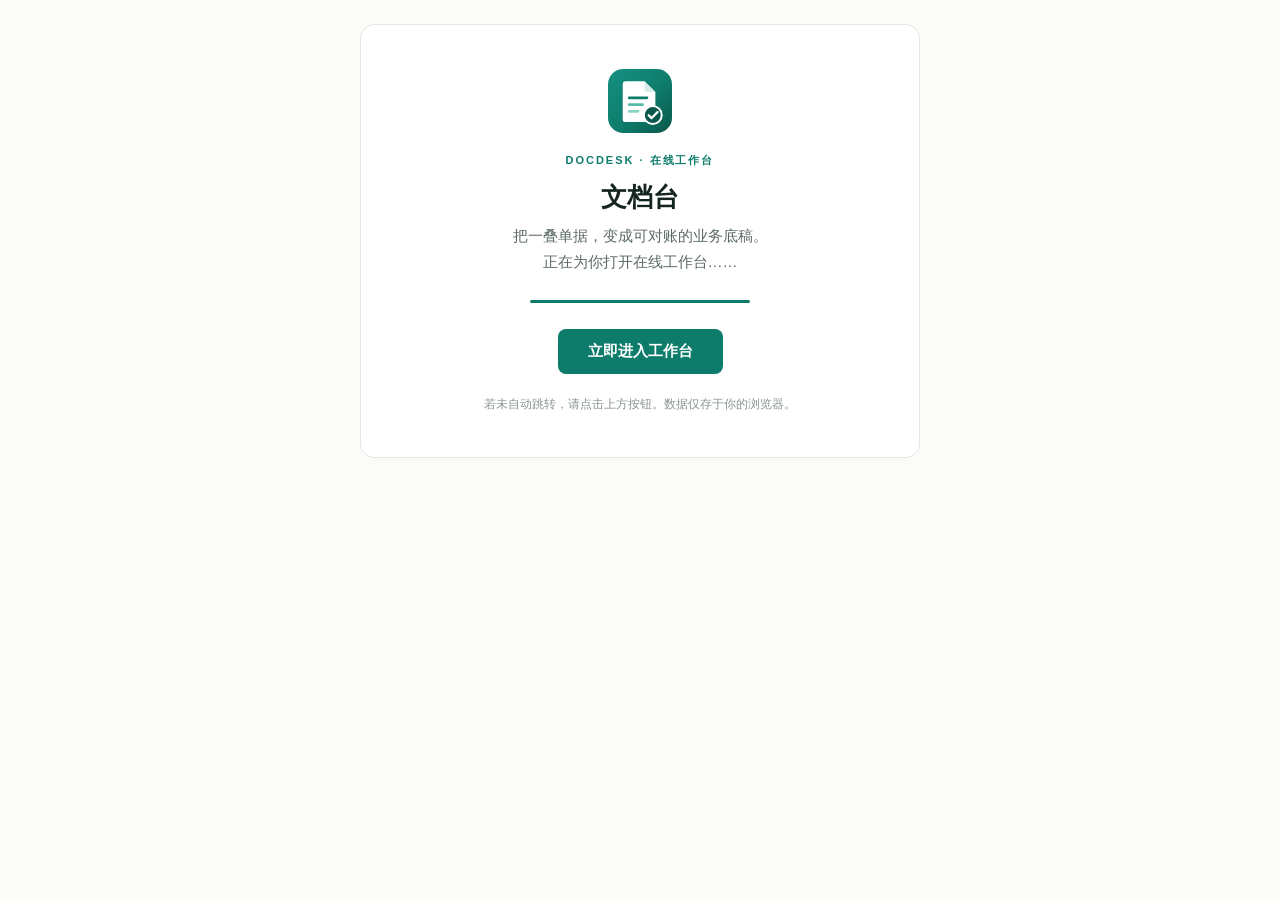
<file: docs/index.html>
<!DOCTYPE html>
<html lang="zh-CN">
<head>
<meta charset="utf-8">
<meta name="viewport" content="width=device-width, initial-scale=1">
<title>文档台 DocDesk · 在线工作台</title>
<link rel="icon" href="data:image/svg+xml,%3Csvg xmlns='http://www.w3.org/2000/svg' viewBox='0 0 100 100'%3E%3Crect width='100' height='100' rx='24' fill='%230E7C6B'/%3E%3Cpath d='M28 19h29l17 17v42H28z' fill='white'/%3E%3Cpath d='M31 43h32v4h-32zm0 10h25v4H31zm0 10h18v4H31z' fill='%230E7C6B'/%3E%3C/svg%3E" type="image/svg+xml">
<style>
  :root { --brand:#0E7C6B; --dark:#0A574B; --soft:#E3F1ED; --ink:#15261F; }
  * { box-sizing:border-box; }
  html,body { margin:0; min-height:100%; }
  body {
    font-family:-apple-system,BlinkMacSystemFont,"Segoe UI","PingFang SC","Microsoft YaHei",sans-serif;
    color:var(--ink); background:#FBFBF8; display:flex; align-items:center; justify-content:center;
    padding:24px;
  }
  .card {
    width:min(560px,100%); background:#fff; border:1px solid #E4E8E5; border-radius:14px;
    padding:44px 40px; text-align:center;
  }
  .mark { width:64px; height:64px; margin:0 auto 20px; display:block; }
  .kicker { font-size:11px; letter-spacing:.18em; color:var(--brand); font-weight:700; text-transform:uppercase; }
  h1 { font-size:26px; margin:12px 0 8px; letter-spacing:-.01em; }
  p { color:#5C6B64; font-size:15px; line-height:1.7; margin:0 0 26px; }
  .btn {
    display:inline-block; background:var(--brand); color:#fff; text-decoration:none;
    font-size:15px; font-weight:600; padding:13px 30px; border-radius:8px;
  }
  .btn:hover { background:var(--dark); }
  .note { margin-top:22px; font-size:12px; color:#8A968F; }
  .bar { height:3px; background:var(--soft); border-radius:2px; overflow:hidden; margin:0 auto 26px; max-width:220px; }
  .bar i { display:block; height:100%; background:var(--brand); width:0; animation:fill 3.2s linear forwards; }
  @keyframes fill { to { width:100%; } }
</style>
</head>
<body>
  <main class="card">
    <svg class="mark" viewBox="0 0 100 100" role="img" aria-label="文档台标志">
      <defs>
        <linearGradient id="g" x1="0" y1="0" x2="1" y2="1"><stop offset="0" stop-color="#159183"/><stop offset=".55" stop-color="#0E7C6B"/><stop offset="1" stop-color="#0A574B"/></linearGradient>
      </defs>
      <rect width="100" height="100" rx="24" fill="url(#g)"/>
      <path d="M28 19h29l17 17v42a5 5 0 0 1-5 5H28a5 5 0 0 1-5-5V24a5 5 0 0 1 5-5z" fill="#fff"/>
      <path d="M57 19l17 17H62a5 5 0 0 1-5-5V19z" fill="#D8ECE7"/>
      <rect x="31" y="43" width="32" height="4.2" rx="2.1" fill="#0E7C6B"/>
      <rect x="31" y="53.5" width="25" height="4.2" rx="2.1" fill="#2FA893" opacity=".8"/>
      <rect x="31" y="64" width="18" height="4.2" rx="2.1" fill="#65C3AF" opacity=".75"/>
      <circle cx="70" cy="72" r="14" fill="#0A574B" stroke="#fff" stroke-width="3"/>
      <path d="M63.5 72.2l4.6 4.6 9.4-9.6" fill="none" stroke="#fff" stroke-width="3.6" stroke-linecap="round" stroke-linejoin="round"/>
    </svg>
    <div class="kicker">DocDesk · 在线工作台</div>
    <h1>文档台</h1>
    <p>把一叠单据，变成可对账的业务底稿。<br>正在为你打开在线工作台……</p>
    <div class="bar"><i></i></div>
    <a class="btn" id="go" href="https://wbapp-unrp1e4dhhyyx844v58dzw.app.workbuddy.host/?sharecode=5MSJEPIRMD">立即进入工作台</a>
    <div class="note">若未自动跳转，请点击上方按钮。数据仅存于你的浏览器。</div>
  </main>
<script>
  // 门面页：3.2 秒后自动跳到 WorkBuddy 代管的工作台
  (function () {
    var url = document.getElementById("go").href;
    setTimeout(function () { window.location.replace(url); }, 3200);
  })();
</script>
</body>
</html>
</file>
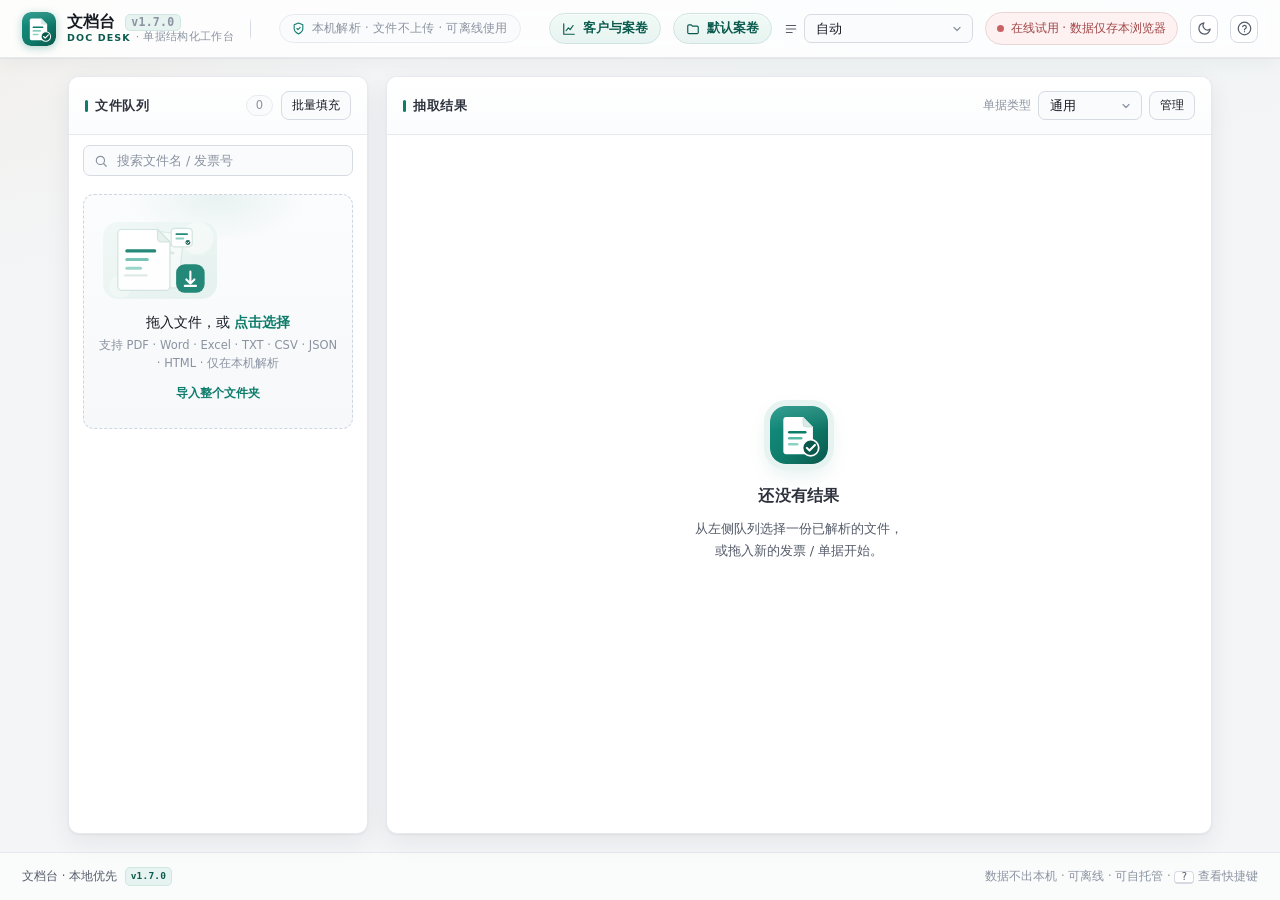
<file: static/index.html>
<!DOCTYPE html>
<html lang="zh-CN">
<head>
  <meta charset="UTF-8" />
  <meta name="viewport" content="width=device-width, initial-scale=1.0" />
  <meta name="description" content="本地优先的发票 / 单据 / 票据结构化工作台 · 数据不出本机" />
  <title>文档台 · 单据结构化工作台</title>
  <link rel="icon" type="image/svg+xml" href="brand/favicon.svg" />
  <link rel="apple-touch-icon" href="brand/favicon-256.png" />
  <meta name="theme-color" content="#0E7C6B" />
  <link rel="stylesheet" href="style.css" />
  <script>
    // 尽早应用主题，避免深色偏好下先闪一下白屏
    try {
      var t = localStorage.getItem("docdesk_theme_v1");
      if (t === "dark" || t === "light") document.documentElement.setAttribute("data-theme", t);
    } catch (e) {}
  </script>
</head>
<body>
  <div class="app">
    <header class="topbar">
      <div class="brand">
        <div class="mark"><img src="brand/logo-mark.svg" alt="文档台" width="34" height="34" /></div>
        <div class="brand-txt">
          <strong>文档台 <span class="ver" data-app-version>v1.2.0</span></strong>
          <span class="brand-sub"><b>DOC DESK</b> · 单据结构化工作台</span>
        </div>
      </div>
      <div class="topbar-mid">
        <svg viewBox="0 0 24 24" width="13" height="13" fill="none" stroke="currentColor" stroke-width="2" stroke-linecap="round" stroke-linejoin="round"><path d="M12 22s8-4 8-10V5l-8-3-8 3v7c0 6 8 10 8 10z"/><path d="m9 12 2 2 4-4"/></svg>
        <span>本机解析 · 文件不上传 · 可离线使用</span>
      </div>
      <div class="topbar-right">
        <button id="ops-btn" class="case-chip" type="button" title="客户 / 案卷 / 对账经营看板" aria-label="客户与案卷经营">
          <svg viewBox="0 0 24 24" width="14" height="14" fill="none" stroke="currentColor" stroke-width="2" stroke-linecap="round" stroke-linejoin="round"><path d="M3 3v18h18"/><path d="M7 15l4-5 3 3 5-7"/></svg>
          <span>客户与案卷</span>
        </button>
        <button id="case-btn" class="case-chip" type="button" title="案卷 / 交付设置" aria-label="案卷设置">
          <svg viewBox="0 0 24 24" width="14" height="14" fill="none" stroke="currentColor" stroke-width="2" stroke-linecap="round" stroke-linejoin="round"><path d="M3 7a2 2 0 0 1 2-2h4l2 2h8a2 2 0 0 1 2 2v9a2 2 0 0 1-2 2H5a2 2 0 0 1-2-2z"/></svg>
          <span id="case-label">默认案卷</span>
        </button>
        <div class="mode">
          <svg viewBox="0 0 24 24" width="14" height="14" fill="none" stroke="currentColor" stroke-width="2" stroke-linecap="round" stroke-linejoin="round"><path d="M4 6h16M4 12h16M4 18h10"/></svg>
          <select id="mode" aria-label="解析模式">
            <option value="auto">自动</option>
            <option value="rules">标准解析</option>
            <option value="llm">深度解析（本地引擎）</option>
          </select>
        </div>
        <span class="status-chip" id="status-chip" title="工作区自动落盘到本机磁盘"><i></i><span id="status-text">本地运行</span></span>
        <button id="theme-btn" class="help-btn theme-btn" type="button" title="切换深色 / 浅色主题" aria-label="切换主题">
          <svg class="ico-moon" viewBox="0 0 24 24" width="15" height="15" fill="none" stroke="currentColor" stroke-width="2" stroke-linecap="round" stroke-linejoin="round"><path d="M21 12.8A9 9 0 1 1 11.2 3a7 7 0 0 0 9.8 9.8z"/></svg>
          <svg class="ico-sun" viewBox="0 0 24 24" width="15" height="15" fill="none" stroke="currentColor" stroke-width="2" stroke-linecap="round" stroke-linejoin="round"><circle cx="12" cy="12" r="4"/><path d="M12 2v2M12 20v2M4.9 4.9l1.4 1.4M17.7 17.7l1.4 1.4M2 12h2M20 12h2M4.9 19.1l1.4-1.4M17.7 6.3l1.4-1.4"/></svg>
        </button>
        <button id="help-btn" class="help-btn" type="button" title="帮助与快捷键 (?)" aria-label="帮助与快捷键">
          <svg viewBox="0 0 24 24" width="15" height="15" fill="none" stroke="currentColor" stroke-width="2" stroke-linecap="round" stroke-linejoin="round"><circle cx="12" cy="12" r="10"/><path d="M9.1 9a3 3 0 0 1 5.8 1c0 2-3 2.5-3 4"/><path d="M12 17h.01"/></svg>
        </button>
      </div>
    </header>

    <div id="banner" class="banner" hidden>
      <svg viewBox="0 0 24 24" width="16" height="16" fill="none" stroke="currentColor" stroke-width="2" stroke-linecap="round" stroke-linejoin="round"><circle cx="12" cy="12" r="10"/><path d="M12 8v4M12 16h.01"/></svg>
      <span id="banner-txt">预览模式：启动本地服务后可解析真实文件。</span>
    </div>

    <main class="workspace">
      <section class="pane left">
        <div class="pane-head">
          <h2>文件队列</h2>
          <div class="head-actions">
            <span id="queue-count" class="count">0</span>
            <button id="batch-btn" class="btn ghost xs" title="给多份单据批量补录同一字段" type="button">批量填充</button>
            <button id="clear-history" class="btn ghost xs" hidden>清空历史</button>
          </div>
        </div>
        <div class="pane-tools">
          <div class="search-box">
            <svg viewBox="0 0 24 24" width="14" height="14" fill="none" stroke="currentColor" stroke-width="2" stroke-linecap="round" stroke-linejoin="round"><circle cx="11" cy="11" r="7"/><path d="m21 21-4.3-4.3"/></svg>
            <input id="search" type="search" placeholder="搜索文件名 / 发票号" aria-label="搜索" autocomplete="off" />
          </div>
        </div>
          <div id="dropzone" class="dropzone">
          <input type="file" id="file" multiple hidden accept=".pdf,.txt,.md,.docx,.xlsx,.xlsm,.csv,.json,.html,.htm,.doc,.xls,.png,.jpg,.jpeg,.bmp,.webp" />
          <input type="file" id="folder" webkitdirectory directory multiple hidden />
          <div class="dz-illu"><img src="brand/illustration-docs.svg" alt="单据转为结构化数据" width="124" height="87" /></div>
          <p class="dz-title">拖入文件，或 <span class="link">点击选择</span></p>
          <p class="dz-sub">支持 PDF · Word · Excel · TXT · CSV · JSON · HTML · 仅在本机解析</p>
          <button id="import-folder" type="button" class="link folder-link">导入整个文件夹</button>
        </div>
        <ul id="queue" class="queue"></ul>
      </section>

      <section class="pane right">
        <div class="pane-head">
          <h2>抽取结果</h2>
          <div class="head-actions">
            <div class="tpl">
              <span class="tpl-label">单据类型</span>
              <select id="template" aria-label="单据类型模板">
                <option value="general">通用</option>
                <option value="vat">增值税发票</option>
                <option value="receipt">收据</option>
                <option value="reimbursement">报销单</option>
              </select>
              <button id="tpl-manage" class="btn ghost xs" title="管理自定义模板">管理</button>
            </div>
            <button id="summary-btn" class="btn ghost xs" hidden>汇总</button>
            <button id="export-all" class="btn ghost xs" hidden>合并导出</button>
          </div>
        </div>
        <div class="result-area">
          <div id="empty" class="empty">
            <img class="empty-logo" src="brand/logo-mark.svg" alt="" width="58" height="58" />
            <h3>还没有结果</h3>
            <p>从左侧队列选择一份已解析的文件，<br/>或拖入新的发票 / 单据开始。</p>
          </div>

          <div id="skeleton" class="skeleton-view" hidden>
            <div class="sk-row"><span class="sk sk-w40"></span></div>
            <div class="sk-row"><span class="sk sk-w70"></span></div>
            <div class="sk-row"><span class="sk sk-w55"></span></div>
            <div class="sk-row"><span class="sk sk-w80"></span></div>
            <div class="sk-row"><span class="sk sk-w60"></span></div>
          </div>

          <div id="result" class="result" hidden>
            <div class="result-head">
              <div class="rh-main">
                <span class="rh-file-ico" id="r-file-ico"><svg viewBox="0 0 24 24" width="20" height="20" fill="none" stroke="currentColor" stroke-width="1.8" stroke-linecap="round" stroke-linejoin="round"><path d="M14 2H6a2 2 0 0 0-2 2v16a2 2 0 0 0 2 2h12a2 2 0 0 0 2-2V8z"/><path d="M14 2v6h6M9 13h6M9 17h4"/></svg></span>
                <div class="rh-id">
                  <div class="rh-line">
                    <span id="r-name" class="r-name"></span>
                    <span id="r-type" class="tag"></span>
                  </div>
                  <div class="rh-meta" id="r-meta"></div>
                </div>
              </div>
              <div class="rh-right">
                <div class="view-toggle" id="view-toggle" role="tablist" aria-label="视图切换">
                  <button type="button" data-view="fields" class="active" role="tab">字段表</button>
                  <button type="button" data-view="verify" role="tab">原文对照</button>
                </div>
                <button id="review-btn" class="btn ghost review-btn" type="button" title="标记当前单据已人工复核">标记复核</button>
                <button id="reparse" class="btn ghost">重新解析</button>
              </div>
            </div>

            <div id="result-warn" class="result-warn" hidden></div>

            <div class="summary" id="summary">
              <div class="sm">
                <span class="sm-ico sm-fields"><svg viewBox="0 0 24 24" width="15" height="15" fill="none" stroke="currentColor" stroke-width="2" stroke-linecap="round" stroke-linejoin="round"><path d="M14 2H6a2 2 0 0 0-2 2v16a2 2 0 0 0 2 2h12a2 2 0 0 0 2-2V8z"/><path d="M14 2v6h6M9 13h6M9 17h4"/></svg></span>
                <div class="sm-txt"><span class="sm-num" id="sm-fields">0</span><label>抽取字段</label></div>
              </div>
              <div class="sm">
                <span class="sm-ico sm-li"><svg viewBox="0 0 24 24" width="15" height="15" fill="none" stroke="currentColor" stroke-width="2" stroke-linecap="round" stroke-linejoin="round"><path d="M8 6h13M8 12h13M8 18h13M3 6h.01M3 12h.01M3 18h.01"/></svg></span>
                <div class="sm-txt"><span class="sm-num" id="sm-li">0</span><label>明细行</label></div>
              </div>
              <div class="sm">
                <span class="sm-ico sm-amount"><svg viewBox="0 0 24 24" width="15" height="15" fill="none" stroke="currentColor" stroke-width="2" stroke-linecap="round" stroke-linejoin="round"><path d="M12 3v18M7 8l5 6 5-6M8 13h8M8 17h8"/></svg></span>
                <div class="sm-txt"><span class="sm-num" id="sm-amount">—</span><label>总金额</label></div>
              </div>
              <div class="sm ring accent">
                <span class="sm-ring" id="sm-quality-ring"><i></i></span>
                <div class="sm-txt"><span class="sm-num" id="sm-quality">0%</span><label>数据完整度</label></div>
              </div>
            </div>

            <div class="tables" id="tables">
              <div class="block">
                <h3 class="block-title">字段 <span class="bh-count" id="bh-fields">0</span>
                  <label class="block-tools low-only" title="只看置信度低于 85% 及待补录的字段">
                    <input type="checkbox" id="low-only" /><span>仅看待复核</span>
                  </label>
                </h3>
                <div class="table-wrap">
                  <table id="fields-table">
                    <thead><tr><th class="ci"></th><th>字段</th><th>值</th><th class="cc">置信度</th></tr></thead>
                    <tbody></tbody>
                  </table>
                </div>
              </div>
              <div class="block" id="li-block" hidden>
                <h3 class="block-title">明细行 <span class="bh-count" id="bh-li">0</span></h3>
                <div class="table-wrap">
                  <table id="li-table">
                    <thead><tr><th>名称</th><th class="num">数量</th><th class="num">单价</th><th class="num">金额</th></tr></thead>
                    <tbody></tbody>
                    <tfoot id="li-foot"></tfoot>
                  </table>
                </div>
              </div>

              <div class="block" id="checks-block" hidden>
                <h3 class="block-title">数据校验 <span class="bh-count" id="bh-checks">0</span> <span class="muted vmuted">自动核对金额与税额一致性</span>
                  <span class="block-tools">
                    <button type="button" class="btn ghost xs" id="checks-copy">复制异常</button>
                    <button type="button" class="btn ghost xs" id="checks-export">导出异常清单</button>
                  </span>
                </h3>
                <div id="checks-list" class="checks-list"></div>
              </div>
            </div>

            <div id="verify" class="verify" hidden>
              <div class="block-title">
                原文对照 <span class="bh-count" id="bh-verify">0</span>
                <span class="muted vmuted">点击字段定位原文 · 点击原文反查字段</span>
              </div>
              <div id="page-tabs" class="page-tabs" hidden></div>
              <div class="verify-grid">
                <div class="v-src-wrap">
                  <div class="v-src" id="v-src"></div>
                </div>
                <div class="v-map" id="v-map"></div>
              </div>
            </div>

            <div class="actions-bar">
              <span class="ab-label"><svg viewBox="0 0 24 24" width="14" height="14" fill="none" stroke="currentColor" stroke-width="2" stroke-linecap="round" stroke-linejoin="round"><path d="M21 15v4a2 2 0 0 1-2 2H5a2 2 0 0 1-2-2v-4M7 10l5 5 5-5M12 15V3"/></svg>导出与复制</span>
              <div class="actions">
                <button class="btn primary" data-act="copy-table">复制为表格</button>
                <button class="btn" data-act="csv">导出 CSV</button>
                <button class="btn" data-act="xlsx">导出 Excel</button>
                <button class="btn" data-act="json">导出 JSON</button>
                <button class="btn" data-act="copy">复制 JSON</button>
                <button class="btn" data-act="report">核对报告</button>
                <button class="btn" data-act="voucher">记账凭证</button>
                <button class="btn" data-act="export-map">客户模板导出</button>
                <button class="btn primary" data-act="package">交付包 ZIP</button>
              </div>
            </div>
          </div>
        </div>
      </section>
    </main>

    <footer class="foot">
      <span>文档台 · 本地优先 <span class="ver" data-app-version>v1.2.0</span></span>
      <span class="muted">数据不出本机 · 可离线 · 可自托管 · <kbd class="kbd-inline">?</kbd> 查看快捷键</span>
    </footer>
  </div>

  <!-- 模板管理弹窗 -->
  <div id="tpl-modal" class="modal" hidden>
    <div class="modal-mask"></div>
    <div class="modal-card" role="dialog" aria-modal="true" aria-label="管理模板">
      <div class="modal-head">
        <h3>字段模板</h3>
        <button class="modal-x" data-close="tpl-modal" aria-label="关闭">×</button>
      </div>
      <div class="modal-body">
        <div class="tpl-list" id="tpl-list"></div>
        <div class="tpl-add">
          <div class="tpl-add-row">
            <input id="tpl-name" class="inp" placeholder="新模板名称，如「物流运单」" />
            <button id="tpl-add-btn" class="btn primary xs">新增</button>
          </div>
          <textarea id="tpl-fields" class="inp area" rows="3" placeholder="每行一个字段，如：&#10;运单号&#10;发货方&#10;收货方&#10;运费"></textarea>
          <p class="muted tpl-hint">新增后可在「单据类型」下拉中选用，并自动对齐解析结果。</p>
        </div>
      </div>
    </div>
  </div>

  <!-- 批量汇总弹窗 -->
  <div id="summary-modal" class="modal" hidden>
    <div class="modal-mask"></div>
    <div class="modal-card" role="dialog" aria-modal="true" aria-label="批量汇总">
      <div class="modal-head">
        <h3>批量汇总</h3>
        <button class="modal-x" data-close="summary-modal" aria-label="关闭">×</button>
      </div>
      <div class="modal-body" id="summary-body"></div>
    </div>
  </div>

  <!-- 案卷 / 交付设置弹窗 -->
  <div id="case-modal" class="modal" hidden>
    <div class="modal-mask"></div>
    <div class="modal-card" role="dialog" aria-modal="true" aria-label="案卷设置">
      <div class="modal-head">
        <h3>案卷与交付设置</h3>
        <button class="modal-x" data-close="case-modal" aria-label="关闭">×</button>
      </div>
      <div class="modal-body">
        <p class="muted case-intro">案卷信息会写入 Excel「交付信息」表、核对报告与交付包，便于按客户 / 会计期间归档交付。</p>
        <div class="case-grid">
          <label class="case-field"><span>案卷名称</span><input id="case-name" class="inp" placeholder="如：2026年11月 · 华东制造发票" /></label>
          <label class="case-field"><span>会计期间</span><input id="case-period" class="inp" type="month" /></label>
          <label class="case-field"><span>我方主体（购买方）</span><input id="case-entity" class="inp" placeholder="如：苏州某某科技有限公司" /></label>
          <label class="case-field"><span>我方税号</span><input id="case-taxid" class="inp" placeholder="统一社会信用代码" /></label>
          <label class="case-field"><span>复核人</span><input id="case-reviewer" class="inp" placeholder="如：张会计" /></label>
          <label class="case-field"><span>备注</span><input id="case-note" class="inp" placeholder="交付说明 / 内部编号" /></label>
        </div>
        <div class="case-actions">
          <button id="case-save" class="btn primary xs" type="button">保存案卷</button>
          <span class="muted">保存后立即生效，已有结果无需重新解析。</span>
        </div>

        <div class="case-sec">
          <h4>工作区备份</h4>
          <p class="muted">一键导出全部结果、模板与设置；换机或清空浏览器后可恢复。</p>
          <div class="case-row">
            <button id="backup-export" class="btn xs" type="button">导出工作区 JSON</button>
            <button id="backup-import-btn" class="btn xs" type="button">导入工作区</button>
            <input id="backup-import" type="file" accept="application/json,.json" hidden />
          </div>
        </div>

        <div class="case-sec">
          <h4>本机磁盘工作区 <span id="ws-state" class="count">—</span></h4>
          <p class="muted">结果与留痕自动落盘到 <code>data/workspace.db</code>：清空浏览器缓存、换浏览器都能接续。快照记录时间点，改错后可一键回滚。</p>
          <div class="case-row">
            <input id="snap-name" class="inp" placeholder="快照名称（可留空）" aria-label="快照名称" />
            <button id="snap-create" class="btn primary xs" type="button">创建快照</button>
            <button id="snap-refresh" class="btn ghost xs" type="button">刷新</button>
          </div>
          <div id="snap-meta" class="snap-meta"></div>
          <div id="snap-list" class="snap-list"></div>
        </div>

        <div class="case-sec">
          <h4>人工修正留痕 <span id="audit-count" class="count">0</span></h4>
          <p class="muted">每次字段 / 明细修改都会记录时间、原值与新值，并写入导出底稿。</p>
          <div class="case-row">
            <button id="audit-export" class="btn xs" type="button">导出修正记录 CSV</button>
            <button id="audit-clear" class="btn ghost xs" type="button">清空记录</button>
          </div>
          <div id="audit-list" class="audit-list"></div>
        </div>
      </div>
    </div>
  </div>

  <!-- 核对报告预览弹窗 -->
  <div id="report-modal" class="modal" hidden>
    <div class="modal-mask"></div>
    <div class="modal-card help-card" role="dialog" aria-modal="true" aria-label="核对报告">
      <div class="modal-head">
        <h3>核对报告 · A4 可打印</h3>
        <button class="modal-x" data-close="report-modal" aria-label="关闭">×</button>
      </div>
      <div class="modal-body">
        <div class="case-actions report-actions">
          <button id="report-print" class="btn primary xs" type="button">打印 / 另存为 PDF</button>
          <button id="report-txt" class="btn xs" type="button">导出 TXT</button>
          <span class="muted">打印时自动隐藏工作台界面，仅输出报告正文。</span>
        </div>
        <div id="report-body" class="report-preview"></div>
      </div>
    </div>
  </div>

  <!-- 记账凭证弹窗 -->
  <div id="voucher-modal" class="modal" hidden>
    <div class="modal-mask"></div>
    <div class="modal-card help-card" role="dialog" aria-modal="true" aria-label="记账凭证">
      <div class="modal-head">
        <h3>记账凭证 · 对接财务软件</h3>
        <button class="modal-x" data-close="voucher-modal" aria-label="关闭">×</button>
      </div>
      <div class="modal-body">
        <p class="muted case-intro">按「借费用 / 借进项税 / 贷往来」生成借贷凭证，服务端自动校验借贷平衡。科目名称可改成客户账套里的实际设置。</p>
        <div class="case-grid">
          <label class="case-field"><span>费用 / 采购科目</span><input id="v-expense" class="inp" value="管理费用" /></label>
          <label class="case-field"><span>费用科目编码</span><input id="v-expense-code" class="inp" placeholder="如 6602（可留空）" /></label>
          <label class="case-field"><span>进项税科目</span><input id="v-tax" class="inp" value="应交税费—应交增值税（进项税额）" /></label>
          <label class="case-field"><span>进项税编码</span><input id="v-tax-code" class="inp" placeholder="如 222101（可留空）" /></label>
          <label class="case-field"><span>往来科目</span><input id="v-payable" class="inp" value="应付账款" /></label>
          <label class="case-field"><span>往来科目编码</span><input id="v-payable-code" class="inp" placeholder="如 2202（可留空）" /></label>
          <label class="case-field"><span>凭证日期（留空取单据日期）</span><input id="v-date" class="inp" type="date" /></label>
          <label class="case-field"><span>摘要模板</span><input id="v-memo" class="inp" value="{销售方} {发票号}" /></label>
          <label class="case-field"><span>输出格式</span><select id="v-format" class="inp"><option value="general">通用凭证 CSV</option><option value="yonyou">用友列头</option><option value="kingdee">金蝶列头</option></select></label>
          <label class="case-field"><span>凭证字</span><input id="v-word" class="inp" value="记" /></label>
          <label class="case-field"><span>制单人</span><input id="v-maker" class="inp" placeholder="可留空" /></label>
        </div>
        <div class="case-sec">
          <h4>科目方案 · 按关键词自动匹配科目</h4>
          <div class="v-scheme-bar">
            <select id="v-scheme" class="inp"></select>
            <button id="v-scheme-new" class="btn ghost xs" type="button">新建方案</button>
            <button id="v-scheme-save" class="btn xs" type="button" hidden>保存方案</button>
            <button id="v-scheme-del" class="btn ghost xs" type="button" hidden>删除</button>
          </div>
          <div id="v-scheme-detail" hidden>
            <div class="case-row"><label class="case-field"><span>方案名称</span><input id="v-scheme-name" class="inp" placeholder="如：太湖高尔夫账套" /></label></div>
            <div id="v-rules" class="v-rules"></div>
            <datalist id="v-account-codes"></datalist>
            <datalist id="v-account-names"></datalist>
            <div class="case-row v-rule-actions">
              <button id="v-rule-add" class="btn ghost xs" type="button">＋ 添加规则</button>
              <label class="btn ghost xs" for="v-rule-import">导入规则 CSV</label>
              <input type="file" id="v-rule-import" accept=".csv,.txt" hidden />
              <button id="v-rule-export" class="btn ghost xs" type="button">导出规则 CSV</button>
            </div>
            <div class="case-row v-rule-actions">
              <label class="btn ghost xs" for="v-chart-import">导入科目表 CSV</label>
              <input type="file" id="v-chart-import" accept=".csv,.txt" hidden />
              <button id="v-chart-auto" class="btn xs" type="button">从科目表生成规则</button>
              <span id="v-chart-info" class="muted">未导入科目表</span>
            </div>
            <p class="muted case-intro">规则按「明细名称 / 文件名 / 往来单位包含关键词」匹配：费用科目规则替换借方科目，往来科目规则替换贷方科目；首个命中生效。CSV 表头：关键词,范围,科目编码,科目名称。</p>
            <p class="muted case-intro">科目表可直接吃财务软件导出的 CSV（UTF-8 / GBK 自动识别，需「科目编码 / 科目名称」两列）；科目名称如「管理费用—物业费」，末段自动作关键词，含「应付」自动判为往来科目。编码与名称输入支持自动补全与联动。</p>
          </div>
        </div>
        <div class="case-row voucher-actions">
          <label class="chk"><input type="checkbox" id="v-reviewed" /> 仅已复核单据</label>
          <button id="v-preview" class="btn xs" type="button">预览凭证</button>
          <button id="v-export" class="btn primary xs" type="button">导出凭证 CSV</button>
        </div>
        <div id="v-summary" class="v-summary"></div>
        <div id="v-preview-box" class="voucher-preview" hidden></div>
      </div>
    </div>
  </div>

  <!-- 客户模板导出弹窗 -->
  <div id="export-map-modal" class="modal" hidden>
    <div class="modal-mask"></div>
    <div class="modal-card help-card" role="dialog" aria-modal="true" aria-label="客户模板导出">
      <div class="modal-head">
        <h3>客户模板导出 · 列映射</h3>
        <button class="modal-x" data-close="export-map-modal" aria-label="关闭">×</button>
      </div>
      <div class="modal-body">
        <p class="muted case-intro">按客户 ERP 的导入列头导出数据：每列可取自单据字段、案卷信息、金额或固定值。可导入客户模板表头自动匹配，预览确认后再导出 CSV / Excel。</p>
        <div class="case-sec">
          <h4>导出模板</h4>
          <div class="v-scheme-bar">
            <select id="em-template" class="inp"></select>
            <button id="em-new" class="btn ghost xs" type="button">新建模板</button>
            <button id="em-save" class="btn xs" type="button" hidden>保存模板</button>
            <button id="em-del-tpl" class="btn ghost xs" type="button" hidden>删除</button>
          </div>
          <div id="em-detail" hidden>
            <div class="case-row">
              <label class="case-field"><span>模板名称</span><input id="em-name" class="inp" placeholder="如：客户A-凭证导入模板" /></label>
              <label class="chk"><input type="checkbox" id="em-total" /> Excel 末尾加合计行</label>
            </div>
            <div class="case-row v-rule-actions">
              <button id="em-add" class="btn ghost xs" type="button">＋ 添加列</button>
              <label class="btn ghost xs" for="em-import">导入客户模板 CSV 表头</label>
              <input type="file" id="em-import" accept=".csv,.txt" hidden />
              <button id="em-preview" class="btn xs" type="button">预览映射</button>
            </div>
            <datalist id="em-sources"></datalist>
            <div id="em-columns" class="v-rules"></div>
            <p class="muted case-intro">「取值来源」可直接写字段名或 <code>@token</code>：<code>@filename</code> 文件名 · <code>@invoice_no</code> 发票号 · <code>@seller</code> 销售方 · <code>@buyer</code> 购买方 · <code>@date</code> 日期 · <code>@total</code> 价税合计 · <code>@tax</code> 税额 · <code>@net</code> 未税金额 · <code>@li_sum</code> 明细合计 · <code>@upper</code> 金额大写 · <code>@reviewed</code> 复核状态 · <code>@case.period/entity/taxId/reviewer/name</code> 案卷信息。固定值留空时取来源值。</p>
            <div id="em-preview-box" class="voucher-preview" hidden></div>
            <div class="case-row">
              <button id="em-csv" class="btn" type="button">导出 CSV</button>
              <button id="em-xlsx" class="btn primary" type="button">导出 Excel</button>
              <span id="em-info" class="muted"></span>
            </div>
          </div>
        </div>
      </div>
    </div>
  </div>

  <!-- 客户与案卷经营看板 -->
  <div id="ops-modal" class="modal" hidden>
    <div class="modal-mask"></div>
    <div class="modal-card help-card ops-card" role="dialog" aria-modal="true" aria-label="客户与案卷经营">
      <div class="modal-head">
        <h3>客户与案卷经营</h3>
        <button class="modal-x" data-close="ops-modal" aria-label="关闭">×</button>
      </div>
      <div class="ops-tabs">
        <button class="ops-tab active" type="button" data-ops-tab="clients">客户档案</button>
        <button class="ops-tab" type="button" data-ops-tab="cases">案卷看板</button>
        <button class="ops-tab" type="button" data-ops-tab="overview">经营概览</button>
      </div>
      <div class="modal-body">
        <!-- 客户档案 -->
        <div id="ops-clients" class="ops-pane">
          <div class="v-scheme-bar">
            <button id="cl-new" class="btn xs" type="button">＋ 新建客户</button>
            <span class="muted">客户档案会进入案卷、对账单与交付物</span>
          </div>
          <div id="cl-editor" class="case-sec" hidden>
            <h4 id="cl-editor-title">新建客户</h4>
            <div class="case-grid">
              <label class="case-field"><span>客户名称</span><input id="cl-name" class="inp" placeholder="如：苏州太湖科技" /></label>
              <label class="case-field"><span>纳税人识别号</span><input id="cl-taxId" class="inp" placeholder="税号" /></label>
              <label class="case-field"><span>行业</span><input id="cl-industry" class="inp" placeholder="制造 / 物流 / 会计 / 律所" /></label>
              <label class="case-field"><span>联系人</span><input id="cl-contact" class="inp" placeholder="对接会计" /></label>
              <label class="case-field"><span>联系电话</span><input id="cl-phone" class="inp" placeholder="手机号" /></label>
              <label class="case-field"><span>邮箱</span><input id="cl-email" class="inp" placeholder="用于发送对账单" /></label>
              <label class="case-field"><span>默认计费方式</span><select id="cl-billing" class="inp"><option value="per_doc">按张计费</option><option value="monthly">按月计费</option><option value="project">项目计费</option></select></label>
              <label class="case-field"><span>默认单价（元/张）</span><input id="cl-rate" class="inp" type="number" min="0" step="0.01" placeholder="如：12.5" /></label>
              <label class="case-field"><span>默认月费 / 项目费（元）</span><input id="cl-fee" class="inp" type="number" min="0" step="0.01" placeholder="如：800" /></label>
              <label class="case-field"><span>默认客户模板</span><select id="cl-map" class="inp"></select></label>
              <label class="case-field"><span>默认凭证方案</span><select id="cl-scheme" class="inp"></select></label>
            </div>
            <div class="case-row">
              <button id="cl-save" class="btn primary xs" type="button">保存客户</button>
              <button id="cl-cancel" class="btn ghost xs" type="button">取消</button>
            </div>
          </div>
          <div id="cl-list" class="ops-list"></div>
        </div>

        <!-- 案卷看板 -->
        <div id="ops-cases" class="ops-pane" hidden>
          <div class="v-scheme-bar">
            <button id="kd-new" class="btn xs" type="button">＋ 新建案卷</button>
            <span class="muted">案卷 = 一个客户的一个结算周期；切换后新解析的单据归入该案卷</span>
          </div>
          <div id="kd-editor" class="case-sec" hidden>
            <h4 id="kd-editor-title">新建案卷</h4>
            <div class="case-grid">
              <label class="case-field"><span>案卷名称</span><input id="kd-name" class="inp" placeholder="如：太湖科技 2026-11" /></label>
              <label class="case-field"><span>所属客户</span><select id="kd-client" class="inp"></select></label>
              <label class="case-field"><span>会计期间</span><input id="kd-period" class="inp" placeholder="如：2026-11" /></label>
              <label class="case-field"><span>状态</span><select id="kd-status" class="inp"><option value="active">进行中</option><option value="review">待复核</option><option value="delivered">已交付</option><option value="archived">已归档</option></select></label>
              <label class="case-field"><span>计费方式</span><select id="kd-billing" class="inp"><option value="per_doc">按张计费</option><option value="monthly">按月计费</option><option value="project">项目计费</option></select></label>
              <label class="case-field"><span>单价（元/张）</span><input id="kd-rate" class="inp" type="number" min="0" step="0.01" /></label>
              <label class="case-field"><span>月费 / 项目费（元）</span><input id="kd-fee" class="inp" type="number" min="0" step="0.01" /></label>
              <label class="case-field"><span>交付日期</span><input id="kd-delivered" class="inp" type="date" /></label>
            </div>
            <label class="case-field"><span>备注</span><input id="kd-note" class="inp" placeholder="交付说明、特殊约定" /></label>
            <div class="case-row">
              <button id="kd-save" class="btn primary xs" type="button">保存案卷</button>
              <button id="kd-cancel" class="btn ghost xs" type="button">取消</button>
            </div>
          </div>
          <div id="kd-list" class="ops-list"></div>
        </div>

        <!-- 经营概览 -->
        <div id="ops-overview" class="ops-pane" hidden>
          <div id="ops-kpis" class="ops-kpis"></div>
          <div class="ops-grid">
            <div class="ops-panel"><h4>客户计费额</h4><div id="ops-client-bars"></div></div>
            <div class="ops-panel"><h4>期间趋势</h4><div id="ops-period-bars"></div></div>
          </div>
          <div class="case-sec">
            <h4>服务对账单</h4>
            <div class="v-scheme-bar">
              <select id="st-client" class="inp"></select>
              <input id="st-period" class="inp" placeholder="期间，如 2026-11" style="max-width:150px" />
              <input id="st-name" class="inp" placeholder="对账单名称" style="max-width:180px" />
              <button id="st-preview" class="btn xs" type="button">预览</button>
              <button id="st-csv" class="btn ghost xs" type="button">导出 CSV</button>
              <button id="st-xlsx" class="btn primary xs" type="button">导出 Excel</button>
            </div>
            <div id="st-box" class="voucher-preview" hidden></div>
          </div>
        </div>
      </div>
    </div>
  </div>

  <!-- 批量字段填充弹窗 -->
  <div id="batch-modal" class="modal" hidden>
    <div class="modal-mask"></div>
    <div class="modal-card" role="dialog" aria-modal="true" aria-label="批量填充字段">
      <div class="modal-head">
        <h3>批量填充字段</h3>
        <button class="modal-x" data-close="batch-modal" aria-label="关闭">×</button>
      </div>
      <div class="modal-body">
        <p class="muted case-intro">给多份单据统一补录同一字段（如会计期间、归集部门、凭证号）。修改会逐份留痕并回退为待复核，可 <kbd>Ctrl</kbd>+<kbd>Z</kbd> 一次撤销。</p>
        <div class="case-grid">
          <label class="case-field"><span>字段名称</span><input id="b-field" class="inp" list="b-field-options" placeholder="如：会计期间" /><datalist id="b-field-options"><option value="会计期间"></option><option value="归集部门"></option><option value="凭证号"></option><option value="购买方"></option><option value="备注"></option></datalist></label>
          <label class="case-field"><span>填充值</span><input id="b-value" class="inp" placeholder="如：2026-11" /></label>
          <label class="case-field"><span>作用范围</span><select id="b-scope" class="inp"><option value="all">全部已完成单据</option><option value="pending">仅待复核单据</option><option value="filtered">当前搜索结果</option></select></label>
        </div>
        <div class="case-row">
          <span id="b-count" class="muted">将影响 0 份单据</span>
          <button id="b-apply" class="btn primary xs" type="button">批量填充</button>
        </div>
      </div>
    </div>
  </div>

  <!-- 帮助中心弹窗 -->
  <div id="help-modal" class="modal" hidden>
    <div class="modal-mask"></div>
    <div class="modal-card help-card" role="dialog" aria-modal="true" aria-label="帮助与快捷键">
      <div class="modal-head">
        <h3>帮助与快捷键</h3>
        <button class="modal-x" data-close="help-modal" aria-label="关闭">×</button>
      </div>
      <div class="modal-body">
        <div class="help-hero">
          <img class="help-mark" src="brand/logo-mark.svg" alt="文档台" width="46" height="46" />
          <div class="help-hero-txt">
            <strong>文档台 <span class="ver" data-app-version>v1.2.0</span></strong>
            <p>本地优先的单据结构化工作台。拖入发票 / 单据，抽取字段与明细，核对后一键导出。数据全程不出本机。</p>
          </div>
        </div>

        <div class="help-sec">
          <h4>使用流程</h4>
          <ol class="help-steps">
            <li><b>导入</b> — 拖入文件、点击选择、导入文件夹，或直接 <kbd>Ctrl</kbd>+<kbd>V</kbd> 粘贴单据文字</li>
            <li><b>核对</b> — 低置信度字段黄色标注，点单元格可内联修正，切「原文对照」逐页追溯出处</li>
            <li><b>复核</b> — 修正任意值会自动取消复核并写入留痕；确认无误点「标记复核」，异常项可导出清单</li>
            <li><b>交付</b> — 设置案卷后导出 Excel / 核对报告 / 记账凭证 / 交付包 ZIP（含底稿、CSV、报告、凭证、原文）；「客户模板导出」可按客户 ERP 列头自定义映射；≥2 份可汇总</li>
            <li><b>经营</b> — 顶栏「客户与案卷」管理客户档案、多案卷、计费规则与工作量，查看经营 KPI，并导出服务对账单（CSV / Excel）</li>
            <li><b>归档</b> — 结果自动落盘到本机 <code>data/workspace.db</code>，可创建时间点快照并一键回滚；也支持工作区 JSON 备份换机恢复</li>
          </ol>
        </div>

        <div class="help-sec">
          <h4>键盘快捷键</h4>
          <div class="shortcut-grid">
            <div class="sc-item"><span>打开文件</span><span><kbd>Ctrl</kbd><kbd>O</kbd></span></div>
            <div class="sc-item"><span>导入文件夹</span><span><kbd>Ctrl</kbd><kbd>Shift</kbd><kbd>O</kbd></span></div>
            <div class="sc-item"><span>聚焦搜索</span><span><kbd>Ctrl</kbd><kbd>K</kbd></span></div>
            <div class="sc-item"><span>导出 Excel</span><span><kbd>Ctrl</kbd><kbd>E</kbd></span></div>
            <div class="sc-item"><span>合并导出</span><span><kbd>Ctrl</kbd><kbd>Shift</kbd><kbd>E</kbd></span></div>
            <div class="sc-item"><span>批量汇总</span><span><kbd>Ctrl</kbd><kbd>Shift</kbd><kbd>S</kbd></span></div>
            <div class="sc-item"><span>标记 / 取消复核</span><span><kbd>Ctrl</kbd><kbd>Shift</kbd><kbd>R</kbd></span></div>
            <div class="sc-item"><span>案卷设置</span><span><kbd>Ctrl</kbd><kbd>Shift</kbd><kbd>C</kbd></span></div>
            <div class="sc-item"><span>核对报告</span><span><kbd>Ctrl</kbd><kbd>P</kbd></span></div>
            <div class="sc-item"><span>记账凭证</span><span><kbd>Ctrl</kbd><kbd>Shift</kbd><kbd>V</kbd></span></div>
            <div class="sc-item"><span>批量填充字段</span><span><kbd>Ctrl</kbd><kbd>Shift</kbd><kbd>B</kbd></span></div>
            <div class="sc-item"><span>撤销 / 重做</span><span><kbd>Ctrl</kbd><kbd>Z</kbd> / <kbd>Y</kbd></span></div>
            <div class="sc-item"><span>字段表 / 原文对照</span><span><kbd>Alt</kbd><kbd>1</kbd> / <kbd>2</kbd></span></div>
            <div class="sc-item"><span>帮助</span><span><kbd>?</kbd></span></div>
            <div class="sc-item"><span>关闭弹窗</span><span><kbd>Esc</kbd></span></div>
          </div>
          <p class="help-note">快捷键在输入框内输入文字时自动让位，不会干扰编辑。</p>
        </div>

        <div class="help-sec help-split">
          <div>
            <h4>支持格式</h4>
            <p class="help-note">PDF（逐页）· Word · Excel · TXT · CSV · JSON · HTML · Markdown · <b>图片与扫描件</b>。扫描 PDF 和图片自动使用<b>本地 OCR</b>（Windows 内置引擎，零安装零费用；每页约 3–5 秒），识别后请用原文对照人工核对。</p>
          </div>
          <div>
            <h4>数据与隐私</h4>
            <p class="help-note">全部解析与 OCR 在本机完成，无第三方 API、无云端上传。结果同时保存在浏览器与本机 <code>data/workspace.db</code>，可在案卷设置中创建快照、回滚或导出 JSON 备份。</p>
          </div>
        </div>

        <div class="help-sec brand-sec">
          <h4>关于品牌</h4>
          <div class="brand-card">
            <img src="brand/logo-full.svg" alt="文档台 DOC DESK" width="252" height="70" />
            <p class="help-note">「折角单据 → 长短数据行 → 复核勾」：把散乱单据变成可核对的结构化数据。原创矢量标志，无外部字体与图片依赖，可随交付物商用。</p>
            <div class="swatches">
              <span class="sw" style="--sw:#0E7C6B"><i></i>主色 #0E7C6B</span>
              <span class="sw" style="--sw:#0A574B"><i></i>深墨 #0A574B</span>
              <span class="sw" style="--sw:#43AF9B"><i></i>辅助 #43AF9B</span>
              <span class="sw" style="--sw:#E3F1ED"><i></i>浅底 #E3F1ED</span>
            </div>
            <div class="brand-links">
              <a href="brand/logo-mark.svg" target="_blank" rel="noopener">SVG 图标</a>
              <a href="brand/logo-full.svg" target="_blank" rel="noopener">SVG 横版</a>
              <a href="brand/logo-mark.png" download>PNG 图标</a>
              <a href="brand/logo-full.png" download>PNG 横版</a>
              <a href="favicon.ico" download>ICO</a>
            </div>
          </div>
        </div>
      </div>
    </div>
  </div>

  <!-- 打印专用容器：仅 window.print() 时可见 -->
  <div id="print-area" aria-hidden="true"></div>

  <div id="toast" class="toast" role="status" aria-live="polite"></div>

  <script src="app.js"></script>
</body>
</html>
</file>
<file: static/style.css>
:root {
  --bg: #f4f5f7;
  --surface: #ffffff;
  --surface-2: #fafbfc;
  --surface-3: #f1f3f6;
  --border: #e7e9ef;
  --border-strong: #d6dae2;
  --ink: #161a22;
  --ink-2: #2c313c;
  --sub: #545b69;
  --muted: #8b93a1;
  --accent: #0e7c6b;
  --accent-weak: #e7f3f0;
  --accent-ink: #0a5b4e;
  --warn: #b7791f;
  --danger: #c0392b;
  --radius: 11px;
  --radius-sm: 7px;
  --shadow: 0 1px 2px rgba(20, 25, 40, .04), 0 6px 20px rgba(20, 25, 40, .05);
  --font: -apple-system, BlinkMacSystemFont, "Segoe UI", "PingFang SC", "Hiragino Sans GB", "Microsoft YaHei", system-ui, sans-serif;
  --mono: ui-monospace, SFMono-Regular, "SF Mono", Menlo, Consolas, monospace;
  --accent-grad: linear-gradient(140deg, #0e7c6b 0%, #0b6a5b 55%, #0a5b4e 100%);
  --accent-press: #0a5b4e;
  --surface-hi: #ffffff;
  --ink-soft: #3a414f;
  --bg-grad:
    radial-gradient(1100px 560px at 78% -12%, #eef4f3 0%, rgba(238,244,243,0) 60%),
    radial-gradient(820px 460px at -6% 4%, #f1f0ec 0%, rgba(241,240,236,0) 55%),
    var(--bg);
  --shadow-sm: 0 1px 2px rgba(20,25,40,.05), 0 2px 6px rgba(20,25,40,.04);
  --shadow-md: 0 1px 2px rgba(20,25,40,.05), 0 8px 26px rgba(20,25,40,.07);
  --ring-accent: rgba(14,124,107,.16);
  --file-pdf: #d1483b; --file-pdf-bg: #fdecea;
  --file-md: #2f7d8e; --file-md-bg: #e8f3f5;
  --file-txt: #6b7280; --file-txt-bg: #eef0f3;
  --file-doc: #0e7c6b; --file-doc-bg: #e7f3f0;
}

* { box-sizing: border-box; }
/* hidden 属性优先级最高：避免 .empty / .banner 等 display:flex 覆盖导致层常驻 */
[hidden] { display: none !important; }

html, body {
  margin: 0; padding: 0;
  background: var(--bg-grad);
  background-attachment: fixed;
  color: var(--ink);
  font-family: var(--font);
  font-size: 14px;
  line-height: 1.55;
  -webkit-font-smoothing: antialiased;
  text-rendering: optimizeLegibility;
}

.app { min-height: 100vh; display: flex; flex-direction: column; }

/* ---------- 顶栏 ---------- */
.topbar {
  height: 58px;
  background: rgba(255,255,255,.82);
  backdrop-filter: saturate(180%) blur(10px);
  border-bottom: 1px solid var(--border);
  display: flex; align-items: center; justify-content: space-between;
  padding: 0 22px; position: sticky; top: 0; z-index: 20;
  box-shadow: 0 1px 0 rgba(20,25,40,.04), 0 6px 18px rgba(20,25,40,.04);
}
.brand { display: flex; align-items: center; gap: 11px; }
.mark {
  width: 34px; height: 34px; border-radius: 9px;
  background: var(--accent-grad); color: #fff;
  display: grid; place-items: center;
  font-size: 18px; font-weight: 600;
  box-shadow: 0 2px 8px rgba(14,124,107,.32), inset 0 1px 0 rgba(255,255,255,.22);
}
.brand-txt { display: flex; flex-direction: column; line-height: 1.18; }
.brand-txt strong { font-size: 15.5px; font-weight: 650; letter-spacing: .2px; }
.brand-txt span { font-size: 11.5px; color: var(--muted); letter-spacing: .3px; }

.topbar-right { display: flex; align-items: center; gap: 12px; }
.mode { display: flex; align-items: center; gap: 6px; color: var(--sub); }
select, .mode select {
  appearance: none;
  border: 1px solid var(--border-strong);
  background: var(--surface-2);
  color: var(--ink);
  font-size: 12.5px; font-family: var(--font);
  padding: 6px 26px 6px 11px;
  border-radius: var(--radius-sm);
  cursor: pointer;
  background-image: url("data:image/svg+xml,%3Csvg xmlns='http://www.w3.org/2000/svg' width='12' height='12' viewBox='0 0 24 24' fill='none' stroke='%238b93a1' stroke-width='2.4' stroke-linecap='round' stroke-linejoin='round'%3E%3Cpath d='M6 9l6 6 6-6'/%3E%3C/svg%3E");
  background-repeat: no-repeat; background-position: right 9px center;
}
select:focus-visible, .mode select:focus-visible { outline: none; border-color: var(--accent); box-shadow: 0 0 0 3px var(--accent-weak); }
.status-chip {
  display: inline-flex; align-items: center; gap: 7px;
  font-size: 12px; color: var(--sub);
  border: 1px solid var(--border);
  background: var(--surface-2);
  padding: 6px 11px; border-radius: 999px;
}
.status-chip i { width: 7px; height: 7px; border-radius: 50%; background: var(--accent); animation: pulse 2.6s ease-in-out infinite; }
@keyframes pulse {
  0%, 100% { box-shadow: 0 0 0 3px var(--ring-accent); }
  50% { box-shadow: 0 0 0 6px rgba(14,124,107,.05); }
}
@media (prefers-reduced-motion: reduce) { .status-chip i { animation: none; } }

/* ---------- 预览横幅 ---------- */
.banner {
  display: flex; align-items: center; gap: 9px;
  margin: 14px auto 0; max-width: 1180px; width: calc(100% - 36px);
  padding: 10px 15px;
  background: linear-gradient(100deg, #fdf7e9, #fdfaf1); border: 1px solid #f0e2bd; color: #8a6516;
  border-radius: 10px; font-size: 12.5px;
  box-shadow: 0 2px 10px rgba(183,121,31,.07), inset 3px 0 0 #e0b34f;
}
.banner svg { flex: none; color: #c2902a; }

/* ---------- 工作区 ---------- */
.workspace {
  flex: 1; display: grid; grid-template-columns: 300px 1fr;
  gap: 18px; padding: 18px; max-width: 1180px; width: 100%; margin: 0 auto;
}
.pane {
  background: var(--surface);
  border: 1px solid var(--border);
  border-radius: var(--radius);
  box-shadow: var(--shadow-md);
  display: flex; flex-direction: column;
  min-height: 540px; overflow: hidden; position: relative;
}
.pane::before {
  content: ""; position: absolute; left: 0; right: 0; top: 0; height: 1px;
  background: linear-gradient(90deg, transparent, rgba(255,255,255,.9) 30%, rgba(255,255,255,.9) 70%, transparent);
  pointer-events: none; z-index: 1;
}
.pane-head {
  display: flex; align-items: center; justify-content: space-between;
  padding: 14px 16px; border-bottom: 1px solid var(--border);
  background: linear-gradient(180deg, #ffffff 0%, #fbfcfd 100%);
}
.pane-head h2 { margin: 0; font-size: 12.5px; font-weight: 650; letter-spacing: .6px; color: var(--ink-2); position: relative; padding-left: 10px; }
.pane-head h2::before { content: ""; position: absolute; left: 0; top: 50%; transform: translateY(-50%); width: 3px; height: 12px; border-radius: 2px; background: var(--accent); }
.head-actions { display: flex; align-items: center; gap: 8px; }
.count {
  font-size: 11.5px; color: var(--muted);
  background: var(--surface-2); border: 1px solid var(--border);
  border-radius: 999px; padding: 1px 9px; font-variant-numeric: tabular-nums;
}

/* ---------- 按钮 ---------- */
.btn {
  font-family: var(--font); font-size: 13px; font-weight: 500;
  padding: 8px 14px; border-radius: 9px;
  border: 1px solid var(--border-strong); background: var(--surface-hi);
  color: var(--ink); cursor: pointer;
  transition: transform .14s, box-shadow .14s, border-color .14s, color .14s, background .14s;
  display: inline-flex; align-items: center; gap: 6px;
  box-shadow: var(--shadow-sm);
}
.btn:hover { border-color: var(--accent); color: var(--accent-ink); transform: translateY(-1px); box-shadow: var(--shadow-md); }
.btn:active { transform: translateY(0); box-shadow: var(--shadow-sm); }
.btn:focus-visible { outline: none; box-shadow: 0 0 0 3px var(--accent-weak); border-color: var(--accent); }
.btn.primary {
  background: var(--accent-grad); border-color: transparent; color: #fff; font-weight: 600;
  box-shadow: 0 2px 9px rgba(14,124,107,.28), inset 0 1px 0 rgba(255,255,255,.2);
}
.btn.primary:hover { background: var(--accent-grad); border-color: transparent; color: #fff; filter: brightness(1.08); box-shadow: 0 4px 14px rgba(14,124,107,.34), inset 0 1px 0 rgba(255,255,255,.2); }
.btn.ghost { background: var(--surface-2); box-shadow: none; }
.btn.ghost:hover { background: var(--surface-hi); }
.btn.xs { padding: 5px 10px; font-size: 12px; border-radius: 8px; }

/* ---------- 拖拽区 ---------- */
.dropzone {
  margin: 14px 14px 8px;
  border: 1.5px dashed #cdd6e0;
  border-radius: var(--radius);
  padding: 22px 14px; text-align: center; cursor: pointer;
  transition: border-color .16s, background .2s, box-shadow .2s, transform .16s;
  background: linear-gradient(180deg, #fbfcfd, #f6f8fa);
  position: relative; overflow: hidden;
}
.dropzone::before {
  content: ""; position: absolute; inset: 0;
  background: radial-gradient(130px 70px at 50% 0%, var(--ring-accent), transparent 70%);
  opacity: .5; pointer-events: none; transition: opacity .2s;
}
.dropzone:hover { border-color: var(--accent); background: linear-gradient(180deg, #f0faf7, #e9f5f1); box-shadow: 0 4px 16px rgba(14,124,107,.10); transform: translateY(-1px); }
.dropzone:hover::before { opacity: .95; }
.dropzone.drag { border-color: var(--accent); background: linear-gradient(180deg, #eaf5f1, #e2f1ec); box-shadow: 0 4px 18px rgba(14,124,107,.16); }
.dz-illu { margin-bottom: 8px; opacity: .9; transition: transform .2s ease; }
.dropzone:hover .dz-illu { transform: translateY(-2px) scale(1.04); }
.dz-title { margin: 0; font-size: 13.5px; color: var(--ink); font-weight: 500; }
.dz-title .link { color: var(--accent); font-weight: 600; }
.dz-sub { margin: 4px 0 0; font-size: 11.5px; color: var(--muted); }

/* ---------- 队列 ---------- */
.queue { list-style: none; margin: 0; padding: 4px 8px 12px; overflow-y: auto; flex: 1; }
.queue li {
  display: flex; align-items: center; gap: 10px;
  padding: 10px; border-radius: 10px;
  cursor: pointer; border: 1px solid transparent;
  position: relative; transition: background .14s, border-color .14s, box-shadow .14s, transform .14s;
}
.queue li:hover { background: var(--surface-2); box-shadow: inset 0 0 0 1px var(--border); transform: translateX(1px); }
.queue li:focus-visible { outline: none; box-shadow: 0 0 0 3px var(--accent-weak); }
.queue li.active {
  background: linear-gradient(90deg, var(--accent-weak) 0%, #f4faf8 100%);
  border-color: #cfe7e0; box-shadow: 0 1px 5px rgba(14,124,107,.09);
}
.queue li.active::before {
  content: ""; position: absolute; left: 0; top: 8px; bottom: 8px;
  width: 3px; border-radius: 3px; background: var(--accent);
}
/* 解析中 / 失败项的状态提示条 */
.queue li::after {
  content: ""; position: absolute; left: 0; top: 12px; bottom: 12px;
  width: 2px; border-radius: 2px; background: transparent; transition: background .14s;
}
.queue li.s-parsing::after { background: var(--warn); opacity: .55; }
.queue li.s-error::after { background: var(--danger); opacity: .6; }
.queue li.active::after { opacity: 0; }
.q-ico {
  width: 32px; height: 32px; flex: none; border-radius: 8px; position: relative;
  background: var(--surface-3); border: 1px solid var(--border);
  display: grid; place-items: center; color: var(--sub);
}
.q-ico.pdf { color: var(--file-pdf); background: var(--file-pdf-bg); border-color: #f6cfca; }
.q-ico.md { color: var(--file-md); background: var(--file-md-bg); border-color: #cfe6ec; }
.q-ico.txt { color: var(--file-txt); background: var(--file-txt-bg); border-color: #dfe3e9; }
.q-ico.doc { color: var(--file-doc); background: var(--file-doc-bg); border-color: #cfe7e0; }
.q-ext {
  position: absolute; bottom: -2px; right: -3px;
  font-size: 7px; font-weight: 700; letter-spacing: .2px; text-transform: uppercase;
  background: var(--surface-hi); border-radius: 3px; padding: 0 2px; line-height: 1.5;
  color: var(--sub); font-family: var(--font); box-shadow: 0 0 0 1px rgba(20,25,40,.06);
}
.q-ico.pdf .q-ext { color: var(--file-pdf); }
.q-ico.md .q-ext { color: var(--file-md); }
.q-ico.txt .q-ext { color: var(--file-txt); }
.q-ico.doc .q-ext { color: var(--file-doc); }
.q-body { flex: 1; min-width: 0; }
.q-name { font-size: 13px; color: var(--ink); font-weight: 500; white-space: nowrap; overflow: hidden; text-overflow: ellipsis; }
.q-meta { font-size: 11px; color: var(--muted); display: flex; align-items: center; gap: 6px; margin-top: 2px; }
.q-meta .dot { width: 6px; height: 6px; border-radius: 50%; flex: none; }
.dot.parsing { background: var(--warn); }
.dot.done { background: var(--accent); }
.dot.error { background: var(--danger); }
.q-size { font-variant-numeric: tabular-nums; }

/* ---------- 模板选择 ---------- */
.tpl { display: flex; align-items: center; gap: 7px; }
.tpl-label { font-size: 11.5px; color: var(--muted); }

/* ---------- 结果区 ---------- */
.result-area { flex: 1; overflow-y: auto; }

/* 空状态 */
.empty {
  height: 100%; display: flex; flex-direction: column;
  align-items: center; justify-content: center;
  color: var(--muted); gap: 10px; padding: 40px; text-align: center;
}
.empty svg {
  color: var(--accent); box-sizing: content-box;
  width: 34px; height: 34px; padding: 15px;
  background: radial-gradient(circle at 30% 20%, #f4fbf8, var(--accent-weak));
  border-radius: 18px; box-shadow: 0 0 0 1px #d7eae5, 0 8px 22px rgba(14,124,107,.10);
  margin-bottom: 4px;
}
.empty h3 { margin: 4px 0 0; font-size: 15.5px; font-weight: 650; color: var(--ink-2); letter-spacing: .3px; }
.empty p { margin: 0; font-size: 13px; line-height: 1.7; color: var(--sub); }

/* 骨架屏 */
.skeleton-view { padding: 16px; }
.sk-row { padding: 10px 0; border-bottom: 1px solid var(--border); }
.sk-row:last-child { border-bottom: none; }
.sk { display: block; height: 13px; border-radius: 5px; background: linear-gradient(90deg, var(--surface-3) 25%, #e9ecf1 37%, var(--surface-3) 63%); background-size: 400% 100%; animation: shimmer 1.3s ease-in-out infinite; }
.sk-w40 { width: 40%; } .sk-w55 { width: 55%; } .sk-w60 { width: 60%; } .sk-w70 { width: 70%; } .sk-w80 { width: 80%; }
@keyframes shimmer { 0% { background-position: 100% 0; } 100% { background-position: 0 0; } }
@media (prefers-reduced-motion: reduce) { .sk { animation: none; } }

.result { padding: 16px; animation: rise .26s ease both; }
@keyframes rise { from { opacity: 0; transform: translateY(7px); } to { opacity: 1; transform: none; } }
#tables:not([hidden]), #verify:not([hidden]) { animation: softfade .2s ease both; }
@keyframes softfade { from { opacity: .35; } to { opacity: 1; } }
@media (prefers-reduced-motion: reduce) {
  .result, #tables:not([hidden]), #verify:not([hidden]) { animation: none; }
}
.result-head {
  display: flex; align-items: center; justify-content: space-between; gap: 16px;
  padding-bottom: 14px; border-bottom: 1px solid var(--border); margin-bottom: 16px;
}
.rh-main { display: flex; align-items: center; gap: 12px; min-width: 0; }
.rh-file-ico {
  width: 40px; height: 40px; flex: none; border-radius: 11px;
  display: grid; place-items: center;
  background: var(--file-doc-bg); color: var(--file-doc); border: 1px solid #cfe7e0;
  box-shadow: 0 2px 8px rgba(14,124,107,.10), inset 0 1px 0 rgba(255,255,255,.7);
}
.rh-file-ico.pdf { color: var(--file-pdf); background: var(--file-pdf-bg); border-color: #f6cfca; }
.rh-file-ico.md { color: var(--file-md); background: var(--file-md-bg); border-color: #cfe6ec; }
.rh-file-ico.txt { color: var(--file-txt); background: var(--file-txt-bg); border-color: #dfe3e9; }
.rh-id { min-width: 0; display: flex; flex-direction: column; gap: 4px; }
.rh-line { display: flex; align-items: center; gap: 9px; min-width: 0; }
.rh-meta { display: flex; align-items: center; gap: 7px; flex-wrap: wrap; font-size: 11px; color: var(--muted); }
.rm-status { display: inline-flex; align-items: center; gap: 5px; color: var(--accent-ink); font-weight: 650; }
.rm-status i { width: 6px; height: 6px; border-radius: 50%; background: var(--accent); }
.rm-bit { position: relative; padding-left: 8px; }
.rm-bit::before { content: ""; position: absolute; left: 0; top: 50%; transform: translateY(-50%); width: 3px; height: 3px; border-radius: 50%; background: var(--border-strong); }
.rm-ext { font-weight: 700; font-size: 10px; letter-spacing: .4px; color: var(--accent-ink); background: var(--accent-weak); border: 1px solid #d7eae5; border-radius: 4px; padding: 0 5px; }
.r-name { min-width: 0; }
.rh-right { display: flex; align-items: center; gap: 10px; flex: none; }

/* 文件夹导入链接 */
.folder-link {
  background: none; border: none; padding: 4px 0; margin-top: 8px;
  color: var(--accent); font-size: 12px; font-weight: 600; cursor: pointer;
  font-family: var(--font);
}
.folder-link:hover { text-decoration: underline; }

/* 视图切换器(分段控件) */
.view-toggle {
  display: inline-flex; background: var(--surface-3); border: 1px solid var(--border);
  border-radius: 999px; padding: 3px; box-shadow: inset 0 1px 2px rgba(20,25,40,.05);
}
.view-toggle button {
  border: none; background: none; cursor: pointer; font-family: var(--font);
  font-size: 12px; color: var(--sub); padding: 5px 13px; border-radius: 999px;
  transition: background .14s, color .14s, box-shadow .14s; white-space: nowrap;
}
.view-toggle button:hover:not(.active) { color: var(--ink); }
.view-toggle button.active { background: var(--surface-hi); color: var(--accent-ink); font-weight: 650; box-shadow: 0 1px 3px rgba(20,25,40,.12); }
.r-name { font-size: 15px; font-weight: 650; color: var(--ink); white-space: nowrap; overflow: hidden; text-overflow: ellipsis; letter-spacing: .1px; }
.tag {
  font-size: 11px; color: var(--accent-ink); background: linear-gradient(180deg, #eef8f5, #e3f1ec);
  border: 1px solid #c9e3da; padding: 2px 10px; border-radius: 999px; flex: none; font-weight: 600;
}

/* 摘要卡（仪表盘） */
.summary { display: grid; grid-template-columns: repeat(4, 1fr); gap: 11px; margin-bottom: 18px; }
.sm {
  background: var(--surface-hi);
  border: 1px solid var(--border);
  border-radius: 13px; padding: 13px 14px;
  display: flex; align-items: center; gap: 11px;
  box-shadow: var(--shadow-sm);
  position: relative; overflow: hidden;
  transition: transform .14s ease, box-shadow .14s ease, border-color .14s ease;
}
.sm::after {
  content: ""; position: absolute; left: 0; top: 0; bottom: 0; width: 3px;
  background: var(--accent); opacity: .14; transition: opacity .14s ease;
}
.sm:hover { transform: translateY(-1px); box-shadow: var(--shadow-md); border-color: var(--border-strong); }
.sm:hover::after { opacity: .8; }
.sm-ico {
  width: 34px; height: 34px; flex: none; border-radius: 9px;
  display: grid; place-items: center; color: var(--accent);
  background: var(--accent-weak); border: 1px solid #d7eae5;
}
.sm-ico.sm-li { color: #6b5b2b; background: #fbf3e0; border-color: #efe1bf; }
.sm-ico.sm-amount { color: #1f6e8c; background: #e8f3f7; border-color: #cfe6ee; }
.sm-txt { min-width: 0; display: flex; flex-direction: column; line-height: 1.2; }
.sm-num { display: block; font-size: 19px; font-weight: 680; color: var(--ink); font-variant-numeric: tabular-nums; letter-spacing: .2px; }
.sm label { font-size: 11px; color: var(--muted); letter-spacing: .3px; margin-top: 2px; }
.sm.accent { background: linear-gradient(180deg, #f0faf7, #e9f5f1); border-color: #cfe7e0; }
.sm.accent::after { background: var(--accent); opacity: .9; }
.sm.accent .sm-num { color: var(--accent-ink); }

/* 完整度环形 */
.sm.ring { padding-left: 14px; }
.sm-ring {
  width: 42px; height: 42px; flex: none; border-radius: 50%;
  background: conic-gradient(var(--accent) 0%, var(--surface-3) 0);
  position: relative; display: grid; place-items: center;
  box-shadow: inset 0 0 0 1px rgba(20,25,40,.04);
}
.sm-ring::after {
  content: ""; position: absolute; inset: 5px; border-radius: 50%;
  background: linear-gradient(180deg, #f4fbf9, #eaf5f1);
  box-shadow: inset 0 0 0 1px rgba(20,25,40,.03);
}
.sm-ring i { position: relative; z-index: 1; width: 0; height: 0; }
@media (prefers-reduced-motion: reduce) { .sm { transition: none; } }

/* 表格 */
.block { margin-bottom: 18px; }
.block-title {
  margin: 0 0 10px; font-size: 11.5px; font-weight: 650; color: var(--ink-soft);
  letter-spacing: .5px; position: relative; padding-left: 11px;
  display: flex; align-items: center; flex-wrap: wrap; gap: 6px;
}
.block-tools {
  margin-left: auto; display: inline-flex; align-items: center; gap: 6px;
  font-weight: 500; letter-spacing: 0;
}
.low-only {
  cursor: pointer; user-select: none; font-size: 11px; color: var(--sub);
  border: 1px solid var(--border); background: var(--surface-2);
  border-radius: 999px; padding: 2px 9px 2px 7px;
  display: inline-flex; align-items: center; gap: 5px;
  transition: border-color .12s, background .12s, color .12s;
}
.low-only:hover { border-color: var(--accent); color: var(--accent-ink); }
.low-only input { width: 12px; height: 12px; margin: 0; cursor: pointer; accent-color: var(--accent); }
.low-only:has(input:checked), .low-only.on {
  background: var(--accent-weak); border-color: #cfe7e0;
  color: var(--accent-ink); font-weight: 650;
}
.btn:disabled { opacity: .42; cursor: not-allowed; box-shadow: none; }
.btn:disabled:hover { border-color: var(--border-strong); color: var(--ink); background: var(--surface); transform: none; }
@media (max-width: 560px) { .block-tools { margin-left: 0; width: 100%; } }
.block-title::before {
  content: ""; position: absolute; left: 0; top: 50%; transform: translateY(-50%);
  width: 3px; height: 11px; border-radius: 2px; background: var(--accent);
}
.bh-count {
  display: inline-block; min-width: 18px; text-align: center;
  font-size: 10.5px; font-weight: 650; color: var(--accent-ink);
  background: var(--accent-weak); border: 1px solid #d7eae5;
  border-radius: 999px; padding: 0 6px; line-height: 17px;
  vertical-align: 1px; margin-left: 3px; font-variant-numeric: tabular-nums;
}
.table-wrap { border: 1px solid var(--border); border-radius: 11px; overflow: hidden; box-shadow: var(--shadow-sm); }
table { width: 100%; border-collapse: collapse; font-size: 13px; }
thead th {
  background: linear-gradient(180deg, #fbfcfd 0%, #f5f7fa 100%); text-align: left;
  font-weight: 600; font-size: 11px; color: var(--muted);
  letter-spacing: .4px; text-transform: uppercase;
  padding: 9px 12px; border-bottom: 1px solid var(--border);
  position: sticky; top: 0; z-index: 1;
}
th.num, td.num { text-align: right; font-variant-numeric: tabular-nums; }
th.cc, td.cc { text-align: right; width: 96px; }
th.ci { width: 34px; }
tbody td {
  padding: 9px 12px; border-bottom: 1px solid var(--border);
  color: var(--ink); vertical-align: middle;
}
tbody tr:nth-child(even) { background: #fcfcfd; }
tbody tr:last-child td { border-bottom: none; }
tbody tr:hover { background: var(--accent-weak); }
td.flabel { color: var(--sub); font-weight: 500; white-space: nowrap; }
td.val { font-family: var(--mono); font-variant-numeric: tabular-nums; color: var(--ink); max-width: 280px; overflow: hidden; text-overflow: ellipsis; white-space: nowrap; }
td.val.editable { cursor: text; border-radius: 5px; }
td.val.editable:hover { background: #eef6ff; box-shadow: inset 0 0 0 1px #cfe0f5; }
td.val.placeholder { color: var(--muted); font-style: italic; }
.cell-edit {
  width: 100%; font-family: var(--mono); font-size: 13px;
  border: 1px solid var(--accent); border-radius: 5px;
  padding: 5px 7px; color: var(--ink); outline: none;
}
.fi {
  width: 24px; height: 24px; border-radius: 7px; display: grid; place-items: center;
  background: var(--accent-weak); border: 1px solid #d7eae5; color: var(--accent);
}
.conf { display: inline-flex; align-items: center; gap: 6px; font-size: 12px; color: var(--sub); font-variant-numeric: tabular-nums; }
.conf .track { width: 34px; height: 5px; border-radius: 3px; background: var(--surface-3); overflow: hidden; box-shadow: inset 0 0 0 1px var(--border); }
.conf .track i { display: block; height: 100%; background: linear-gradient(90deg, #14a38b, var(--accent)); border-radius: 3px; }
.conf.lo .track i { background: linear-gradient(90deg, #d9a441, var(--warn)); }
.conf.lo { color: var(--warn); }

/* ---------- 原文对照 ---------- */
.verify { margin-top: 4px; }
.vmuted { font-weight: 400; margin-left: 8px; font-size: 11px; }
.verify-grid { display: grid; grid-template-columns: 1fr 240px; gap: 14px; }
.v-src-wrap { border: 1px solid var(--border); border-radius: var(--radius-sm); overflow: hidden; background: var(--surface-2); }
.v-src { max-height: 420px; overflow-y: auto; padding: 6px 0; font-family: var(--mono); font-size: 12px; line-height: 1.7; }
.vline {
  display: flex; gap: 10px; padding: 1px 12px; cursor: pointer;
  border-left: 2px solid transparent; transition: background .1s;
}
.vline:hover { background: var(--surface-3); }
.vline .ln { width: 26px; flex: none; text-align: right; color: var(--muted); user-select: none; opacity: .7; }
.vline .tx { flex: 1; white-space: pre-wrap; word-break: break-word; color: var(--ink-2); }
.vline.hit { background: var(--accent-weak); }
.vline.hit .ln { color: var(--accent-ink); opacity: 1; }
.vline.hit .tx { color: var(--ink); }
.vline.flash { animation: vflash 1s ease; }
.vline.active { border-left-color: var(--accent); background: #e0f1ec; }
@keyframes vflash { 0% { background: #c8e8df; } 100% { background: var(--accent-weak); } }

.v-map { border: 1px solid var(--border); border-radius: var(--radius-sm); overflow-y: auto; max-height: 420px; background: var(--surface); }
.vmap-row {
  display: flex; align-items: center; gap: 9px; padding: 9px 12px;
  border-bottom: 1px solid var(--border); cursor: pointer; transition: background .1s;
}
.vmap-row:last-child { border-bottom: none; }
.vmap-row:hover { background: var(--surface-2); }
.vmap-row .fi { flex: none; }
.vmap-row .vm-label { font-size: 12px; color: var(--sub); font-weight: 500; white-space: nowrap; }
.vmap-row .vm-val { font-size: 12px; color: var(--ink); font-family: var(--mono); margin-left: auto; max-width: 110px; overflow: hidden; text-overflow: ellipsis; white-space: nowrap; text-align: right; }
.vmap-row.active { background: var(--accent-weak); }
.vmap-row .lnbadge { font-size: 10px; color: var(--accent-ink); background: #cfe7e0; border-radius: 4px; padding: 1px 6px; flex: none; font-variant-numeric: tabular-nums; }
.v-map-empty { padding: 24px 14px; text-align: center; color: var(--muted); font-size: 12px; }

/* 操作区工具条 */
.actions-bar {
  display: flex; align-items: center; gap: 14px;
  margin-top: 20px; padding: 12px 14px;
  border: 1px solid var(--border); border-radius: 12px;
  background: linear-gradient(180deg, #fbfcfd, #f7f9fb);
  box-shadow: var(--shadow-sm);
}
.ab-label {
  display: inline-flex; align-items: center; gap: 7px; flex: none;
  font-size: 11.5px; font-weight: 650; color: var(--sub); letter-spacing: .4px;
  padding-right: 14px; border-right: 1px solid var(--border);
}
.ab-label svg { color: var(--accent); }
.actions { display: flex; gap: 9px; flex-wrap: wrap; }

/* 底部 */
.foot {
  display: flex; align-items: center; justify-content: space-between;
  padding: 14px 22px; font-size: 11.5px; color: var(--sub);
  border-top: 1px solid var(--border); background: rgba(255,255,255,.6);
}
.foot .muted { color: var(--muted); }

/* Toast */
.toast {
  position: fixed; left: 50%; bottom: 28px;
  transform: translateX(-50%) translateY(16px);
  background: linear-gradient(180deg, #262c38, #161a22); color: #fff; padding: 10px 16px; border-radius: 10px;
  font-size: 13px; opacity: 0; pointer-events: none;
  transition: opacity .2s, transform .2s; z-index: 50;
  box-shadow: 0 10px 34px rgba(0,0,0,.24), inset 0 1px 0 rgba(255,255,255,.08);
  display: flex; align-items: center; gap: 8px;
}
.toast::before { content: ""; width: 7px; height: 7px; border-radius: 50%; background: #4fd1ae; flex: none; box-shadow: 0 0 0 3px rgba(79,209,174,.18); }
.toast.show { opacity: 1; transform: translateX(-50%) translateY(0); }

/* 滚动条 */
::-webkit-scrollbar { width: 9px; height: 9px; }
::-webkit-scrollbar-track { background: transparent; }
::-webkit-scrollbar-thumb { background: #d4dae3; border: 2px solid transparent; background-clip: padding-box; border-radius: 9px; }
::-webkit-scrollbar-thumb:hover { background: #b7c1ce; background-clip: padding-box; border: 2px solid transparent; }

/* 搜索框 */
.pane-tools { padding: 10px 14px 4px; }
.search-box {
  display: flex; align-items: center; gap: 7px;
  border: 1px solid var(--border-strong); background: var(--surface-2);
  border-radius: var(--radius-sm); padding: 6px 10px; color: var(--muted);
}
.search-box:focus-within { border-color: var(--accent); box-shadow: 0 0 0 3px var(--accent-weak); }
.search-box input {
  border: none; background: none; outline: none; flex: 1;
  font-family: var(--font); font-size: 12.5px; color: var(--ink); min-width: 0;
}
.search-box input::placeholder { color: var(--muted); }
.search-box input::-webkit-search-cancel-button { cursor: pointer; }

/* 数据校验列表 */
.checks-list { display: flex; flex-direction: column; gap: 7px; }
.check-item {
  display: flex; align-items: flex-start; gap: 9px; font-size: 12.5px;
  padding: 9px 11px 9px 13px; border: 1px solid var(--border); border-radius: 9px;
  background: var(--surface-hi); position: relative; overflow: hidden;
  box-shadow: var(--shadow-sm);
}
.check-item::before { content: ""; position: absolute; left: 0; top: 0; bottom: 0; width: 3px; background: var(--border-strong); }
.check-item .ci-ico { flex: none; width: 16px; height: 16px; margin-top: 1px; }
.check-item.ok { border-color: #d7eae5; }
.check-item.ok::before { background: var(--accent); }
.check-item.ok .ci-ico { color: var(--accent); }
.check-item.warn { border-color: #f0e2bd; background: #fdf8ec; }
.check-item.warn::before { background: var(--warn); }
.check-item.warn .ci-ico { color: var(--warn); }
.check-item .ci-txt { flex: 1; color: var(--ink-2); line-height: 1.5; }
.check-item .ci-txt b { color: var(--ink); font-weight: 600; }
.check-item .ci-sub { display: block; color: var(--sub); font-size: 11.5px; margin-top: 2px; }

/* ---------- 弹窗 ---------- */
.modal { position: fixed; inset: 0; z-index: 60; display: flex; align-items: center; justify-content: center; padding: 20px; }
.modal[hidden] { display: none; }
.modal-mask { position: absolute; inset: 0; background: rgba(20,25,40,.42); backdrop-filter: blur(2px); }
.modal-card {
  position: relative; background: var(--surface-hi); border: 1px solid var(--border);
  border-radius: 14px; box-shadow: 0 20px 60px rgba(20,25,40,.26);
  width: 100%; max-width: 520px; max-height: 86vh; display: flex; flex-direction: column;
  overflow: hidden; animation: pop .16s ease;
}
.modal-card::before {
  content: ""; position: absolute; left: 0; right: 0; top: 0; height: 3px;
  background: var(--accent-grad); z-index: 2;
}
@keyframes pop { from { opacity: 0; transform: translateY(10px) scale(.985); } to { opacity: 1; transform: none; } }
@media (prefers-reduced-motion: reduce) { .modal-card { animation: none; } }
.modal-head { display: flex; align-items: center; justify-content: space-between; padding: 14px 18px; border-bottom: 1px solid var(--border); }
.modal-head h3 { margin: 0; font-size: 14px; font-weight: 650; color: var(--ink); letter-spacing: .3px; }
.modal-x { border: none; background: none; font-size: 22px; line-height: 1; color: var(--muted); cursor: pointer; padding: 0 4px; }
.modal-x:hover { color: var(--ink); }
.modal-body { padding: 16px 18px; overflow-y: auto; }

/* 模板管理 */
.tpl-list { display: flex; flex-direction: column; gap: 8px; margin-bottom: 16px; }
.tpl-row { display: flex; align-items: center; gap: 10px; padding: 10px 12px; border: 1px solid var(--border); border-radius: var(--radius-sm); background: var(--surface-2); }
.tpl-row .tr-name { font-weight: 600; font-size: 13px; color: var(--ink); }
.tpl-row .tr-fields { font-size: 11.5px; color: var(--muted); flex: 1; overflow: hidden; text-overflow: ellipsis; white-space: nowrap; }
.tpl-row .tr-del { border: none; background: none; color: var(--danger); cursor: pointer; font-size: 12px; padding: 4px 6px; border-radius: 6px; }
.tpl-row .tr-del:hover { background: #fbeceb; }
.tpl-empty { font-size: 12.5px; color: var(--muted); padding: 6px 2px; }
.tpl-add-row { display: flex; gap: 8px; margin-bottom: 8px; }
.inp { border: 1px solid var(--border-strong); background: var(--surface); border-radius: var(--radius-sm); padding: 8px 11px; font-family: var(--font); font-size: 13px; color: var(--ink); outline: none; width: 100%; }
.inp:focus { border-color: var(--accent); box-shadow: 0 0 0 3px var(--accent-weak); }
.inp.area { resize: vertical; line-height: 1.6; }
.tpl-add-row .inp { flex: 1; }
.tpl-hint { font-size: 11.5px; margin: 7px 0 0; }

/* 汇总弹窗 */
.sum-grid { display: grid; grid-template-columns: repeat(3, 1fr); gap: 10px; margin-bottom: 16px; }
.sum-cell { background: var(--surface-hi); border: 1px solid var(--border); border-radius: 11px; padding: 11px 13px; box-shadow: var(--shadow-sm); position: relative; overflow: hidden; }
.sum-cell::before { content: ""; position: absolute; left: 0; top: 0; bottom: 0; width: 3px; background: var(--accent); opacity: .25; }
.sum-cell.accent { background: linear-gradient(180deg, #f0faf7, #e9f5f1); border-color: #cfe7e0; }
.sum-cell.accent::before { opacity: .95; }
.sum-cell .sc-num { display: block; font-size: 18px; font-weight: 650; color: var(--ink); font-variant-numeric: tabular-nums; }
.sum-cell.accent .sc-num { color: var(--accent-ink); }
.sum-cell label { font-size: 11px; color: var(--muted); }
.sum-block { margin-bottom: 14px; }
.sum-block h4 { margin: 0 0 8px; font-size: 12px; font-weight: 600; color: var(--sub); letter-spacing: .4px; }
.sum-table { width: 100%; border-collapse: collapse; font-size: 12.5px; }
.sum-table th { text-align: left; color: var(--muted); font-weight: 600; font-size: 11px; padding: 6px 10px; border-bottom: 1px solid var(--border); background: var(--surface-2); }
.sum-table td { padding: 7px 10px; border-bottom: 1px solid var(--border); color: var(--ink-2); }
.sum-table td.num { text-align: right; font-variant-numeric: tabular-nums; font-family: var(--mono); }
.sum-anomaly { font-size: 12.5px; color: var(--warn); padding: 6px 0; }
.sum-anomaly b { color: var(--danger); }

/* 响应式 */
@media (max-width: 880px) {
  .workspace { grid-template-columns: 1fr; gap: 14px; padding: 14px; }
  .pane { min-height: auto; }
  .left { order: 1; } .right { order: 2; }
  .summary { grid-template-columns: repeat(2, 1fr); }
  .sm { padding: 11px 12px; }
  .sm-ico { width: 30px; height: 30px; border-radius: 8px; }
  .sm-ring { width: 38px; height: 38px; }
  .verify-grid { grid-template-columns: 1fr; }
  .v-map { max-height: 220px; }
  .sum-grid { grid-template-columns: repeat(2, 1fr); }
  .banner { width: calc(100% - 28px); }
}
@media (max-width: 560px) {
  .topbar { padding: 0 14px; }
  .brand-txt span { display: none; }
  .summary { grid-template-columns: repeat(2, 1fr); gap: 8px; }
  .sm-num { font-size: 17px; }
  .result-head { flex-direction: column; align-items: flex-start; gap: 10px; }
  .rh-right { width: 100%; flex-wrap: wrap; }
  .actions .btn { flex: 1 1 44%; justify-content: center; }
  .foot { flex-direction: column; gap: 4px; align-items: flex-start; }
}

/* 字段值复制按钮 */
#fields-table .val { position: relative; padding-right: 30px; }
.vtext { display: inline-block; max-width: 100%; overflow: hidden; text-overflow: ellipsis; vertical-align: middle; }
.copy-val {
  position: absolute; right: 5px; top: 50%; transform: translateY(-50%);
  display: inline-flex; align-items: center; justify-content: center;
  width: 22px; height: 22px; padding: 0; border: 0; border-radius: 6px;
  background: transparent; color: var(--muted); cursor: pointer;
  opacity: 0; transition: opacity .15s ease, background .15s ease, color .15s ease;
}
#fields-table .val:hover .copy-val { opacity: .9; }
.copy-val:hover { background: rgba(14,124,107,.12); color: var(--accent); }
.copy-val svg { display: block; }

/* 汇总导出 */
.sum-actions { display: flex; align-items: center; gap: 12px; margin-bottom: 14px; flex-wrap: wrap; }
.sum-act-hint { font-size: 11.5px; }

/* ---------- 第三轮：单据详情视图 ---------- */
/* 顶栏本地价值提示 */
.topbar-mid {
  display: flex; align-items: center; gap: 7px;
  font-size: 11.5px; color: var(--muted); letter-spacing: .3px;
  padding: 5px 12px; border: 1px solid var(--border);
  background: var(--surface-2); border-radius: 999px;
}
.topbar-mid svg { color: var(--accent); flex: none; }

/* 明细合计行 */
#li-table tfoot td {
  background: linear-gradient(180deg, #f0faf7, #e9f5f1);
  border-top: 1px solid #cfe7e0; border-bottom: none;
  padding: 10px 12px; color: var(--accent-ink); font-weight: 650;
}
.li-sum-label { text-align: right; font-size: 11.5px; letter-spacing: .5px; font-family: var(--font); }
.li-sum-val { font-family: var(--mono); font-variant-numeric: tabular-nums; font-size: 13.5px; }

/* 低置信度字段：待人工复核 */
#fields-table tbody tr.lo-conf { background: #fffcf3; }
#fields-table tbody tr.lo-conf td:first-child { box-shadow: inset 3px 0 0 #e0b34f; }
#fields-table tbody tr.lo-conf:hover { background: #fdf4e0; }

/* 新增元素的响应式补充 */
@media (max-width: 880px) {
  .topbar-mid { display: none; }
  .actions-bar { flex-direction: column; align-items: stretch; gap: 10px; }
  .ab-label { border-right: none; border-bottom: 1px solid var(--border); padding: 0 0 9px; width: 100%; }
  .result-head { flex-wrap: wrap; }
  .rh-right { width: 100%; justify-content: flex-end; }
}

/* ---------- 第四轮：多格式与逐页对照 ---------- */
/* 解析警告条 */
.result-warn {
  display: flex; align-items: flex-start; gap: 10px;
  margin-bottom: 14px; padding: 10px 13px;
  border: 1px solid #f0e2bd; border-radius: 10px;
  background: linear-gradient(100deg, #fdf7e9, #fdfaf1);
  color: #8a6516; font-size: 12.5px; line-height: 1.6;
  box-shadow: 0 2px 10px rgba(183,121,31,.07), inset 3px 0 0 #e0b34f;
}
.result-warn svg { flex: none; color: #c2902a; margin-top: 1px; }

/* 页码切换 */
.page-tabs { display: flex; gap: 7px; flex-wrap: wrap; margin: 0 0 12px; }
.page-tab {
  font-family: var(--font); font-size: 12px; color: var(--sub);
  border: 1px solid var(--border-strong); background: var(--surface-hi);
  padding: 5px 12px; border-radius: 999px; cursor: pointer;
  transition: background .14s, color .14s, border-color .14s, box-shadow .14s;
  box-shadow: var(--shadow-sm);
}
.page-tab:hover { border-color: var(--accent); color: var(--accent-ink); }
.page-tab.active {
  background: var(--accent-grad); border-color: transparent; color: #fff; font-weight: 600;
  box-shadow: 0 2px 8px rgba(14,124,107,.25);
}
.lnbadge.ghost { background: var(--surface-3); color: var(--sub); border: 1px solid var(--border); }

/* 更多文件类型色标 */
.q-ico.docx, .rh-file-ico.docx { color: #2b579a; background: #eaf0fa; border-color: #cfdcf0; }
.q-ico.docx .q-ext { color: #2b579a; }
.q-ico.xlsx, .q-ico.xlsm, .rh-file-ico.xlsx, .rh-file-ico.xlsm { color: #1e7145; background: #e8f5ed; border-color: #c9e6d3; }
.q-ico.xlsx .q-ext, .q-ico.xlsm .q-ext { color: #1e7145; }
.q-ico.csv, .rh-file-ico.csv { color: #8a5a1f; background: #fbf1e3; border-color: #ecd8b6; }
.q-ico.csv .q-ext { color: #8a5a1f; }
.q-ico.json, .rh-file-ico.json { color: #6b4ea8; background: #f1ecf9; border-color: #ddd0f0; }
.q-ico.json .q-ext { color: #6b4ea8; }
.q-ico.html, .q-ico.htm, .rh-file-ico.html, .rh-file-ico.htm { color: #b7512f; background: #fdefe9; border-color: #f3d3c6; }
.q-ico.html .q-ext, .q-ico.htm .q-ext { color: #b7512f; }

/* ========== 正式版：版本标识 / 帮助中心 / 快捷键 ========== */
.ver {
  display: inline-block; font-family: var(--mono); font-size: 9.5px; font-weight: 600;
  color: var(--accent-ink); background: var(--accent-weak); border: 1px solid #cfe7e0;
  padding: 1px 5px; border-radius: 5px; margin-left: 4px; vertical-align: 1px;
  letter-spacing: .2px;
}
.help-btn {
  width: 28px; height: 28px; flex: none; border-radius: 8px; cursor: pointer;
  border: 1px solid var(--border-strong); background: var(--surface-hi); color: var(--sub);
  display: grid; place-items: center; transition: all .14s;
}
.help-btn:hover { border-color: var(--accent); color: var(--accent); background: var(--accent-weak); }
.help-btn:focus-visible { outline: none; box-shadow: 0 0 0 3px var(--ring-accent); }
.kbd-inline {
  font-family: var(--mono); font-size: 10px; color: var(--sub);
  border: 1px solid var(--border-strong); border-bottom-width: 2px;
  background: var(--surface-hi); border-radius: 4px; padding: 0 4px;
}

/* 帮助弹窗 */
.help-card { max-width: 640px; }
.help-card .modal-body { padding-bottom: 22px; }
.help-split .help-note { padding-bottom: 2px; }
.help-hero {
  display: flex; align-items: flex-start; gap: 14px;
  padding: 4px 0 16px; border-bottom: 1px solid var(--border); margin-bottom: 4px;
}
.help-mark {
  width: 46px; height: 46px; flex: none; border-radius: 12px;
  background: var(--accent-grad); color: #fff; font-size: 22px; font-weight: 600;
  display: grid; place-items: center; box-shadow: 0 4px 12px rgba(14,124,107,.25);
}
.help-hero-txt strong { font-size: 16px; color: var(--ink); }
.help-hero-txt p { margin: 4px 0 0; font-size: 12.5px; line-height: 1.65; color: var(--sub); }
.help-sec { padding: 15px 0 2px; }
.help-sec h4 {
  margin: 0 0 10px; font-size: 11px; font-weight: 650; color: var(--ink-soft);
  letter-spacing: .6px; text-transform: uppercase;
}
.help-steps { margin: 0; padding-left: 20px; }
.help-steps li { font-size: 12.5px; color: var(--sub); line-height: 1.75; padding-left: 2px; }
.help-steps li::marker { color: var(--accent); font-weight: 700; }
.help-steps b { color: var(--ink-2); }
kbd {
  font-family: var(--mono); font-size: 10.5px; line-height: 1;
  color: var(--ink-2); background: var(--surface-hi);
  border: 1px solid var(--border-strong); border-bottom-width: 2px;
  border-radius: 5px; padding: 3px 6px; display: inline-block; min-width: 20px; text-align: center;
}
.shortcut-grid { display: grid; grid-template-columns: 1fr 1fr; gap: 7px 20px; }
.sc-item {
  display: flex; align-items: center; justify-content: space-between; gap: 10px;
  font-size: 12.5px; color: var(--sub); padding: 6px 9px;
  border: 1px solid var(--border); border-radius: var(--radius-sm); background: var(--surface-2);
}
.sc-item > span:last-child { display: inline-flex; gap: 3px; flex: none; }
.help-note { margin: 9px 0 0; font-size: 11.5px; line-height: 1.65; color: var(--muted); }
.help-split { display: grid; grid-template-columns: 1fr 1fr; gap: 22px; }
.help-split h4 { margin-bottom: 7px; }
.help-split .help-note { margin: 0; }

@media (max-width: 560px) {
  .page-tabs { gap: 5px; }
  .page-tab { padding: 4px 9px; font-size: 11px; }
  .result-warn { font-size: 12px; }
  .shortcut-grid, .help-split { grid-template-columns: 1fr; }
  .help-card .modal-body { padding: 14px 16px 20px; }
}

/* ============================================================
   深色主题：只覆盖，不改浅色规则，确保浅色零回归
   ============================================================ */
[data-theme="dark"] {
  --bg: #0f1216;
  --surface: #171b22;
  --surface-2: #1c212a;
  --surface-3: #252b36;
  --surface-hi: #1e242e;
  --border: #2b323e;
  --border-strong: #3a4250;
  --ink: #e8ebf0;
  --ink-2: #d3d8e0;
  --ink-soft: #c2c9d4;
  --sub: #a2abb9;
  --muted: #78838f;
  --accent: #2fae97;
  --accent-ink: #6fd4bf;
  --accent-weak: #16332e;
  --warn: #e0ab55;
  --danger: #ec6b5e;
  --accent-grad: linear-gradient(140deg, #2fae97 0%, #279380 55%, #1f7d6d 100%);
  --accent-press: #1f7d6d;
  --shadow: 0 1px 2px rgba(0,0,0,.3), 0 8px 24px rgba(0,0,0,.36);
  --shadow-sm: 0 1px 2px rgba(0,0,0,.28), 0 2px 6px rgba(0,0,0,.22);
  --shadow-md: 0 2px 6px rgba(0,0,0,.3), 0 10px 30px rgba(0,0,0,.4);
  --ring-accent: rgba(47,174,151,.2);
  --bg-grad:
    radial-gradient(1100px 560px at 78% -12%, #152523 0%, rgba(21,37,35,0) 60%),
    radial-gradient(820px 460px at -6% 4%, #1a1a17 0%, rgba(26,26,23,0) 55%),
    var(--bg);
  --file-pdf: #f07a6d; --file-pdf-bg: #3a2220;
  --file-md: #5cc4d8; --file-md-bg: #163138;
  --file-txt: #a8b0bb; --file-txt-bg: #262c36;
  --file-doc: #4fc6ab; --file-doc-bg: #16332e;
  color-scheme: dark;
}

/* 顶栏 / 页脚半透明底 */
[data-theme="dark"] .topbar { background: rgba(23,27,34,.86); box-shadow: 0 1px 0 rgba(255,255,255,.03), 0 6px 18px rgba(0,0,0,.3); }
[data-theme="dark"] .pane::before { background: linear-gradient(90deg, transparent, rgba(255,255,255,.05) 30%, rgba(255,255,255,.05) 70%, transparent); }
[data-theme="dark"] .pane-head { background: linear-gradient(180deg, #1e242e 0%, #1a1f27 100%); }
[data-theme="dark"] .foot { background: rgba(23,27,34,.6); }

/* 预览横幅 / 解析警告条（琥珀语义） */
[data-theme="dark"] .banner,
[data-theme="dark"] .result-warn {
  background: linear-gradient(100deg, #322a18, #2b2517);
  border-color: #5a4823; color: #e6c27e;
  box-shadow: 0 2px 10px rgba(0,0,0,.2), inset 3px 0 0 #e0b34f;
}
[data-theme="dark"] .banner svg,
[data-theme="dark"] .result-warn svg { color: #e0ab55; }

/* 拖拽区 */
[data-theme="dark"] .dropzone { border-color: #3a4250; background: linear-gradient(180deg, #1c212a, #191e26); }
[data-theme="dark"] .dropzone:hover { background: linear-gradient(180deg, #16332e, #142b27); box-shadow: 0 4px 16px rgba(47,174,151,.14); }
[data-theme="dark"] .dropzone.drag { background: linear-gradient(180deg, #17362f, #152e29); box-shadow: 0 4px 18px rgba(47,174,151,.2); }

/* 队列选中项 */
[data-theme="dark"] .queue li.active { background: linear-gradient(90deg, var(--accent-weak) 0%, #142622 100%); border-color: #2c554c; box-shadow: 0 1px 5px rgba(0,0,0,.2); }
[data-theme="dark"] .q-ico.pdf { border-color: #5a302b; }
[data-theme="dark"] .q-ico.md { border-color: #23525d; }
[data-theme="dark"] .q-ico.txt { border-color: #39414e; }
[data-theme="dark"] .q-ico.doc { border-color: #2c554c; }
[data-theme="dark"] .q-ext { box-shadow: 0 0 0 1px rgba(0,0,0,.3); }

/* 空状态 / 骨架屏 */
[data-theme="dark"] .empty svg { background: radial-gradient(circle at 30% 20%, #1c3a33, var(--accent-weak)); box-shadow: 0 0 0 1px #2c554c, 0 8px 22px rgba(0,0,0,.3); }
[data-theme="dark"] .sk { background: linear-gradient(90deg, var(--surface-3) 25%, #323a47 37%, var(--surface-3) 63%); }

/* 文档头卡 / 标签 */
[data-theme="dark"] .rh-file-ico { border-color: #2c554c; box-shadow: 0 2px 8px rgba(0,0,0,.3), inset 0 1px 0 rgba(255,255,255,.05); }
[data-theme="dark"] .rh-file-ico.pdf { border-color: #5a302b; }
[data-theme="dark"] .rh-file-ico.md { border-color: #23525d; }
[data-theme="dark"] .rh-file-ico.txt { border-color: #39414e; }
[data-theme="dark"] .rm-ext { border-color: #2c554c; }
[data-theme="dark"] .tag { background: linear-gradient(180deg, #16332e, #122823); border-color: #2c554c; }

/* 摘要卡 / 环形进度 */
[data-theme="dark"] .sm.accent { background: linear-gradient(180deg, #16332e, #122823); border-color: #2c554c; }
[data-theme="dark"] .sm-ico { border-color: #2c554c; }
[data-theme="dark"] .sm-ico.sm-li { color: #e0ab55; background: #322a18; border-color: #5a4823; }
[data-theme="dark"] .sm-ico.sm-amount { color: #6cc5dd; background: #163138; border-color: #23525d; }
[data-theme="dark"] .sm-ring::after { background: linear-gradient(180deg, #1c3a33, #16332e); }
[data-theme="dark"] .bh-count { border-color: #2c554c; }

/* 表格 */
[data-theme="dark"] thead th { background: linear-gradient(180deg, #1e242e 0%, #191e26 100%); }
[data-theme="dark"] tbody tr:nth-child(even) { background: rgba(255,255,255,.015); }
[data-theme="dark"] td.val.editable:hover { background: #1a2f3a; box-shadow: inset 0 0 0 1px #2a5060; }
[data-theme="dark"] .fi { border-color: #2c554c; }

/* 原文对照 */
[data-theme="dark"] .vline.active { background: #17362f; }
[data-theme="dark"] .vline.flash { animation: vflash-dark 1s ease; }
@keyframes vflash-dark { 0% { background: #1f5145; } 100% { background: var(--accent-weak); } }
[data-theme="dark"] .vmap-row .lnbadge { background: #20453d; color: var(--accent-ink); }

/* 低置信度字段（琥珀语义） */
[data-theme="dark"] #fields-table tbody tr.lo-conf { background: #2b2517; }
[data-theme="dark"] #fields-table tbody tr.lo-conf td:first-child { box-shadow: inset 3px 0 0 #e0b34f; }
[data-theme="dark"] #fields-table tbody tr.lo-conf:hover { background: #332a19; }

/* 明细合计行 */
[data-theme="dark"] #li-table tfoot td { background: linear-gradient(180deg, #16332e, #122823); border-top-color: #2c554c; }

/* 校验清单 */
[data-theme="dark"] .check-item.ok { border-color: #2c554c; }
[data-theme="dark"] .check-item.warn { border-color: #5a4823; background: #2b2517; }

/* 操作工具条 / 模板删除 */
[data-theme="dark"] .actions-bar { background: linear-gradient(180deg, #1c212a, #191e26); }
[data-theme="dark"] .tpl-row .tr-del:hover { background: #3a2220; }

/* 汇总卡 */
[data-theme="dark"] .sum-cell.accent { background: linear-gradient(180deg, #16332e, #122823); border-color: #2c554c; }

/* 滚动条 */
[data-theme="dark"] ::-webkit-scrollbar-thumb { background: #3a4250; }
[data-theme="dark"] ::-webkit-scrollbar-thumb:hover { background: #4d5766; }

/* 主题按钮图标切换 */
.theme-btn .ico-sun { display: none; }
[data-theme="dark"] .theme-btn .ico-moon { display: none; }
[data-theme="dark"] .theme-btn .ico-sun { display: block; }

/* 版本徽标 / 帮助按钮在暗色下的边框微调 */
[data-theme="dark"] .ver { border-color: #2c554c; }
[data-theme="dark"] kbd, [data-theme="dark"] .kbd-inline { border-color: #3a4250; background: #252b36; color: var(--ink-2); }

/* 主题切换过渡（仅颜色/背景，避免布局抖动） */
[data-theme] body, [data-theme] .pane, [data-theme] .topbar, [data-theme] .foot,
[data-theme] .sm, [data-theme] .modal-card, [data-theme] .sum-cell {
  transition: background-color .2s ease, border-color .2s ease, color .2s ease;
}
@media (prefers-reduced-motion: reduce) {
  [data-theme] body, [data-theme] .pane, [data-theme] .topbar, [data-theme] .foot,
  [data-theme] .sm, [data-theme] .modal-card, [data-theme] .sum-cell { transition: none; }
}

/* ============================================================
   商用工作流：案卷 / 复核 / 留痕 / 交付报告
   ============================================================ */
.case-chip {
  display: inline-flex; align-items: center; gap: 7px;
  max-width: 190px; padding: 6px 12px; border-radius: 999px;
  border: 1px solid #cfe4df; background: linear-gradient(180deg, #f0faf7, #e8f4f1);
  color: var(--accent-ink); font-size: 12.5px; font-weight: 600; cursor: pointer;
  box-shadow: inset 0 1px 0 rgba(255,255,255,.7); transition: border-color .15s, box-shadow .15s, transform .15s;
}
.case-chip span { overflow: hidden; text-overflow: ellipsis; white-space: nowrap; }
.case-chip:hover { border-color: var(--accent); box-shadow: 0 0 0 3px var(--accent-weak); transform: translateY(-1px); }
.case-chip:focus-visible { outline: none; box-shadow: 0 0 0 3px var(--accent-weak); }

.rm-review {
  display: inline-flex; align-items: center; gap: 5px;
  font-size: 11px; font-weight: 600; padding: 2px 8px; border-radius: 999px;
  border: 1px solid #ecd9ae; background: #fdf6e6; color: #8a6516;
}
.rm-review::before { content: ""; width: 5px; height: 5px; border-radius: 50%; background: #d39b2e; }
.rm-review.yes { border-color: #cfe7e0; background: #eaf6f2; color: var(--accent-ink); }
.rm-review.yes::before { background: var(--accent); }
.review-btn.is-reviewed { color: var(--accent-ink); border-color: #bcded6; background: #eaf6f2; }
.review-hint { font-size: 12px; color: var(--warn); font-weight: 600; }
.review-hint.ok { color: var(--accent-ink); }
.ab-label { display: inline-flex; align-items: center; gap: 4px; }

.case-intro { margin: 0 0 14px; font-size: 12.5px; line-height: 1.7; }
.case-grid { display: grid; grid-template-columns: 1fr 1fr; gap: 12px 14px; }
.case-field { display: flex; flex-direction: column; gap: 5px; }
.case-field > span { font-size: 11.5px; font-weight: 600; color: var(--sub); letter-spacing: .2px; }
.case-actions { display: flex; align-items: center; gap: 12px; flex-wrap: wrap; margin-top: 16px; }
.case-actions .muted { font-size: 11.5px; }
.case-sec { margin-top: 20px; padding-top: 16px; border-top: 1px solid var(--border); }
.case-sec h4 { margin: 0 0 5px; font-size: 12.5px; font-weight: 650; color: var(--ink-2); }
.case-sec p { margin: 0 0 10px; font-size: 11.5px; }
.case-row { display: flex; gap: 8px; flex-wrap: wrap; }
.audit-list { margin-top: 10px; max-height: 180px; overflow-y: auto; border: 1px solid var(--border); border-radius: 9px; }
.audit-row {
  display: grid; grid-template-columns: 130px 1fr 92px 1.4fr; gap: 8px;
  padding: 7px 10px; font-size: 11.5px; border-bottom: 1px solid var(--border);
  align-items: center;
}
.audit-row:last-child { border-bottom: 0; }
.audit-row span { overflow: hidden; text-overflow: ellipsis; white-space: nowrap; }
.au-time { color: var(--muted); font-family: var(--mono); font-size: 10.5px; }
.au-file { color: var(--ink-2); font-weight: 600; }
.au-field { color: var(--sub); }
.au-change { color: var(--accent-ink); font-family: var(--mono); font-size: 11px; }
.tpl-empty { padding: 12px; color: var(--muted); font-size: 12px; }
.sum-grid.four { grid-template-columns: repeat(4, 1fr); }
.rp-state {
  display: inline-block; padding: 1px 8px; border-radius: 999px; font-size: 11px; font-weight: 600;
  background: #fdf6e6; color: #8a6516; border: 1px solid #ecd9ae; white-space: nowrap;
}
.rp-state.ok { background: #eaf6f2; color: var(--accent-ink); border-color: #cfe7e0; }

/* ---------- 核对报告：屏幕预览（纸张感）与 A4 打印 ---------- */
#print-area { display: none; }
.report-preview {
  max-width: 860px; margin: 0 auto; padding: 30px 34px 34px;
  background: #fff; color: #161a22; border: 1px solid #e2e5ea; border-radius: 4px;
  box-shadow: 0 3px 18px rgba(20,25,40,.1);
  font-size: 12px; line-height: 1.65;
}
.rp-head { display: flex; align-items: center; gap: 13px; padding-bottom: 14px; border-bottom: 2px solid #0e7c6b; }
.rp-mark {
  width: 40px; height: 40px; border-radius: 10px; background: #0e7c6b; color: #fff;
  display: grid; place-items: center; font-size: 20px; font-weight: 600; flex: none;
}
.rp-head h1 { margin: 0; font-size: 19px; letter-spacing: .4px; }
.rp-head p { margin: 1px 0 0; color: #7c8593; font-size: 10.5px; letter-spacing: 1px; }
.rp-meta { display: grid; grid-template-columns: 1fr 1fr; gap: 5px 22px; margin: 14px 0; }
.rp-kv { display: flex; gap: 8px; font-size: 11.5px; }
.rp-kv span { color: #828a98; min-width: 62px; }
.rp-kv b { font-weight: 600; color: #2c313c; }
.rp-total {
  display: flex; justify-content: space-between; align-items: center;
  background: #f0f7f5; border: 1px solid #d6e8e3; border-radius: 6px;
  padding: 9px 13px; margin-bottom: 18px; font-size: 12px;
}
.rp-total b { font-size: 16px; color: #0a5b4e; font-variant-numeric: tabular-nums; }
.rp-doc { margin: 0 0 20px; break-inside: avoid; }
.rp-doc h3 { margin: 0 0 6px; font-size: 13px; color: #161a22; display: flex; align-items: center; gap: 8px; }
.rp-doc h3 em { font-style: normal; font-size: 10.5px; color: #828a98; font-weight: 500; }
.rp-sum { font-size: 11.5px; color: #545b69; margin-bottom: 7px; }
.rp-sum b { color: #0a5b4e; font-size: 13px; }
.rp-table { width: 100%; border-collapse: collapse; font-size: 11px; }
.rp-table th { text-align: left; background: #f3f5f7; color: #545b69; font-weight: 600; padding: 5px 9px; border: 1px solid #e3e6eb; }
.rp-table td { padding: 5px 9px; border: 1px solid #e7e9ed; color: #2c313c; word-break: break-all; }
.rp-table td:last-child { color: #7c8593; font-size: 10px; }
.rp-checks { margin-top: 8px; display: flex; flex-direction: column; gap: 3px; }
.rp-check { font-size: 10.5px; padding: 4px 9px; border-radius: 4px; background: #fdf6e6; color: #8a6516; }
.rp-check.ok { background: #f0f7f5; color: #0a5b4e; }
.rp-check b { margin-right: 6px; }
.rp-sign { display: flex; justify-content: space-between; margin-top: 30px; padding-top: 14px; border-top: 1px dashed #cdd2da; font-size: 12px; }
.rp-foot { margin: 14px 0 0; text-align: center; color: #9aa1ad; font-size: 10px; }

@media print {
  @page { size: A4; margin: 14mm 12mm; }
  html, body { background: #fff !important; }
  body > *:not(#print-area) { display: none !important; }
  #print-area { display: block !important; }
  #print-area .report-preview {
    max-width: none; margin: 0; padding: 0; border: 0; box-shadow: none;
    font-size: 10.5pt; line-height: 1.5; color: #000;
  }
  #print-area .rp-doc { break-inside: avoid; page-break-inside: avoid; }
  #print-area .rp-head { border-bottom-color: #000; }
  #print-area .rp-mark { -webkit-print-color-adjust: exact; print-color-adjust: exact; }
  #print-area .rp-total, #print-area .rp-check { -webkit-print-color-adjust: exact; print-color-adjust: exact; }
  #print-area .rp-table th { -webkit-print-color-adjust: exact; print-color-adjust: exact; }
}

/* ---------- 深色模式：商用工作流组件 ---------- */
[data-theme="dark"] .case-chip { background: linear-gradient(180deg, #16332e, #122823); border-color: #2c554c; color: #8fd6c4; }
[data-theme="dark"] .rm-review { background: #2b2517; border-color: #5a4823; color: #e3bd71; }
[data-theme="dark"] .rm-review.yes { background: #16332e; border-color: #2c554c; color: #8fd6c4; }
[data-theme="dark"] .review-btn.is-reviewed { background: #16332e; border-color: #2c554c; color: #8fd6c4; }
[data-theme="dark"] .audit-list { border-color: #333b48; }
[data-theme="dark"] .audit-row { border-color: #2c333e; }
[data-theme="dark"] .au-change { color: #8fd6c4; }
[data-theme="dark"] .report-preview { background: #fff; color: #161a22; border-color: #3a4250; }
[data-theme="dark"] .sum-grid.four .sum-cell .sc-num { color: var(--ink); }
[data-theme="dark"] .rp-state { background: #2b2517; border-color: #5a4823; color: #e3bd71; }
[data-theme="dark"] .rp-state.ok { background: #16332e; border-color: #2c554c; color: #8fd6c4; }
[data-theme="dark"] .case-sec { border-color: #333b48; }
[data-theme="dark"] .review-hint.ok { color: #8fd6c4; }

@media (max-width: 760px) {
  .case-grid { grid-template-columns: 1fr; }
  .sum-grid.four { grid-template-columns: repeat(2, 1fr); }
  .audit-row { grid-template-columns: 1fr 1fr; }
  .report-preview { padding: 20px 16px; }
  .case-chip { max-width: 120px; }
}

/* ============================================================
   品牌识别系统（原创矢量 LOGO 贯穿界面 / 报告 / 帮助中心）
   ============================================================ */
.mark { background: transparent; color: inherit; font-size: inherit; padding: 0; }
.mark img { width: 34px; height: 34px; display: block; border-radius: 9px; }
.brand-txt .brand-sub { display: inline-flex; align-items: center; gap: 5px; font-size: 11px; letter-spacing: .35px; }
.brand-txt .brand-sub b {
  font-size: 9.5px; font-weight: 700; letter-spacing: 1.1px;
  color: var(--accent-ink); text-transform: uppercase;
}
.brand::after {
  content: ""; width: 1px; height: 22px; margin-left: 5px;
  background: linear-gradient(180deg, transparent, var(--border-strong) 20%, var(--border-strong) 80%, transparent);
}
.topbar { gap: 14px; }
.topbar-mid { white-space: nowrap; }

.dz-illu img { display: block; width: 124px; height: 87px; }
.empty-logo {
  width: 58px; height: 58px; display: block; margin-bottom: 6px;
  border-radius: 16px;
  box-shadow: 0 0 0 6px var(--accent-weak), 0 8px 22px rgba(14,124,107,.14);
}
.help-mark { display: block; border-radius: 12px; box-shadow: 0 4px 12px rgba(14,124,107,.25); background: none; }

/* 帮助中心「关于品牌」卡片 */
.brand-card {
  background: #fff; border: 1px solid #e2e8e6; border-radius: 12px;
  padding: 16px 18px; box-shadow: 0 1px 2px rgba(20,25,40,.04), 0 8px 24px rgba(20,25,40,.06);
}
.brand-card > img { display: block; width: 252px; max-width: 100%; height: auto; margin-bottom: 8px; }
.brand-card .help-note { margin-top: 2px; color: #5c6572; }
.swatches { display: flex; flex-wrap: wrap; gap: 7px 14px; margin-top: 12px; }
.sw { display: inline-flex; align-items: center; gap: 6px; font-size: 10.5px; color: #5c6572; font-family: var(--mono); }
.sw i { width: 12px; height: 12px; border-radius: 3px; background: var(--sw); border: 1px solid rgba(20,25,40,.12); }
.brand-links { display: flex; flex-wrap: wrap; gap: 6px 14px; margin-top: 13px; padding-top: 11px; border-top: 1px dashed #e2e8e6; }
.brand-links a { font-size: 11.5px; color: var(--accent-ink); text-decoration: none; border-bottom: 1px solid #cfe4df; padding-bottom: 1px; }
.brand-links a:hover { border-bottom-color: var(--accent); }

/* 报告抬头 LOGO 与表格列宽：固定布局避免长原文把字段列挤成竖排 */
.rp-mark { display: block; width: 40px; height: 40px; flex: none; border-radius: 10px; font-size: inherit; background: none; }
#report-modal .modal-card { max-width: 900px; max-height: 92vh; }
.help-card { max-height: 92vh; }
.help-card .help-sec { padding: 12px 0 2px; }
.help-card .sc-item { padding: 5px 9px; }
.brand-card { padding: 13px 16px; }
.rp-table { table-layout: fixed; }
.rp-fields th:nth-child(1), .rp-fields td:nth-child(1) { width: 20%; }
.rp-fields th:nth-child(2), .rp-fields td:nth-child(2) { width: 33%; }
.rp-fields th:nth-child(3), .rp-fields td:nth-child(3) { width: 47%; }
.rp-audit th:nth-child(1), .rp-audit td:nth-child(1) { width: 20%; }
.rp-audit th:nth-child(2), .rp-audit td:nth-child(2) { width: 26%; }
.rp-audit th:nth-child(3), .rp-audit td:nth-child(3) { width: 16%; }
.rp-audit th:nth-child(4), .rp-audit td:nth-child(4) { width: 38%; }
.rp-table td { overflow-wrap: anywhere; }
[data-theme="dark"] .dz-illu img { border-radius: 16px; box-shadow: 0 0 0 1px #2c554c, 0 10px 24px rgba(0,0,0,.35); opacity: .92; }

/* 深色模式 */
[data-theme="dark"] .mark img { box-shadow: 0 2px 10px rgba(0,0,0,.35); }
[data-theme="dark"] .empty-logo { box-shadow: 0 0 0 6px #16332e, 0 8px 22px rgba(0,0,0,.35); }
[data-theme="dark"] .brand-txt .brand-sub b { color: #8fd6c4; }
[data-theme="dark"] .brand-card { border-color: #333b48; box-shadow: 0 8px 24px rgba(0,0,0,.3); }
[data-theme="dark"] .brand-links a { color: #8fd6c4; border-bottom-color: #2c554c; }
@media (max-width: 760px) {
  .brand::after { display: none; }
  .brand-txt .brand-sub { display: none; }
  .brand-card > img { width: 200px; }
}

/* ========================================================================
   v1.2.0 · 工作区状态 / 快照 / 记账凭证 / 批量填充
   ======================================================================== */
.status-chip.saved { border-color: #cfe4de; background: #f0f8f6; color: #0a6d5f; }
.status-chip.saved i { background: #159183; animation: none; }
.status-chip.syncing { border-color: #e6dfc6; background: #fdf8ea; color: #8a6516; }
.status-chip.syncing i { background: #d8a531; }
.status-chip.offline { border-color: #e8d5d5; background: #fdf1f1; color: #a14646; }
.status-chip.offline i { background: #c96363; animation: none; }

code {
  font-family: var(--mono); font-size: 11px; background: var(--surface-2);
  border: 1px solid var(--border); border-radius: 4px; padding: 1px 5px; color: var(--ink-2);
}

.snap-meta { margin: 10px 0 8px; font-size: 11.5px; color: var(--muted); }
.ws-line { display: block; line-height: 1.6; }
.ws-line b { color: var(--ink-2); }
.snap-list { margin-top: 10px; max-height: 210px; overflow-y: auto; border: 1px solid var(--border); border-radius: 9px; }
.snap-row { display: flex; align-items: center; justify-content: space-between; gap: 10px; padding: 8px 10px; border-bottom: 1px solid var(--border); }
.snap-row:last-child { border-bottom: 0; }
.snap-info { display: flex; flex-direction: column; gap: 2px; min-width: 0; }
.snap-info b { font-size: 12px; color: var(--ink-2); font-weight: 600; overflow: hidden; text-overflow: ellipsis; white-space: nowrap; }
.snap-info span { font-size: 11px; color: var(--muted); }
.snap-btns { display: flex; gap: 6px; flex: none; }

.v-summary { margin-top: 12px; }
.v-stats { display: flex; flex-wrap: wrap; gap: 14px; align-items: center; font-size: 12px; color: var(--sub); }
.v-stats b { color: var(--ink); font-variant-numeric: tabular-nums; font-family: var(--mono); }
.v-stats .ok { color: #0a6d5f; font-weight: 600; }
.v-stats .bad { color: #b14646; font-weight: 600; }
.v-upper { margin-top: 6px; font-size: 12px; color: var(--ink-2); }
.voucher-preview { margin-top: 12px; }
.v-table-wrap { max-height: 264px; overflow: auto; border: 1px solid var(--border); border-radius: 9px; }
.v-table { width: max-content; min-width: 100%; }
.v-table th { position: sticky; top: 0; z-index: 1; white-space: nowrap; }
.v-table td { white-space: nowrap; max-width: 240px; overflow: hidden; text-overflow: ellipsis; }
.v-table td.num { text-align: right; font-variant-numeric: tabular-nums; font-family: var(--mono); }
.voucher-actions { align-items: center; }
.chk { display: inline-flex; align-items: center; gap: 6px; font-size: 12px; color: var(--sub); cursor: pointer; }
.chk input { accent-color: var(--accent); margin: 0; }
.rp-upper { color: #545b69; font-size: 11px; }
#voucher-modal .modal-card { max-width: 960px; max-height: 92vh; }

[data-theme="dark"] .status-chip.saved { background: #16332e; border-color: #2c554c; color: #8fd6c4; }
[data-theme="dark"] .status-chip.syncing { background: #2b2517; border-color: #5a4823; color: #e3bd71; }
[data-theme="dark"] .status-chip.offline { background: #2e1d1d; border-color: #5a3030; color: #e0a0a0; }
[data-theme="dark"] .snap-list { border-color: #333b48; }
[data-theme="dark"] .snap-row { border-color: #2c333e; }
[data-theme="dark"] .v-table-wrap { border-color: #333b48; }
[data-theme="dark"] .v-table th { background: #232a35; color: var(--ink-2); }
[data-theme="dark"] .v-stats .ok { color: #8fd6c4; }
[data-theme="dark"] .v-stats .bad { color: #e0a0a0; }
[data-theme="dark"] code { background: #232a35; border-color: #333b48; color: var(--ink-2); }

/* ========================================================================
   v1.3.0 · 科目方案 / OCR 标识
   ======================================================================== */
.v-scheme-bar { display: flex; gap: 8px; align-items: center; }
.v-scheme-bar .inp { flex: 1; min-width: 0; }
.v-rules { display: flex; flex-direction: column; gap: 6px; margin-top: 10px; }
.v-rule { display: grid; grid-template-columns: 96px 1fr 110px 1fr 30px; gap: 6px; align-items: center; }
.v-rule .inp { width: 100%; }
.v-rule-del { padding: 4px 8px; font-size: 14px; line-height: 1; }
.v-rule-actions { margin-top: 10px; }
.scheme-empty { margin: 4px 0; }
.ocr-tag {
  display: inline-block; font-size: 10px; font-weight: 600; letter-spacing: .04em;
  padding: 1px 6px; border-radius: 4px; vertical-align: 1px;
  color: #7a5b12; background: #fbf3dd; border: 1px solid #e9d9a8;
}
.rm-bit .ocr-tag { margin-left: 2px; }

[data-theme="dark"] .v-rule .inp { background: #1c222c; border-color: #333b48; color: var(--ink); }
[data-theme="dark"] .v-rule .inp { color: var(--ink); }
[data-theme="dark"] .ocr-tag { color: #e3bd71; background: #2b2517; border-color: #5a4823; }

@media (max-width: 760px) {
  .v-rule { grid-template-columns: 1fr 1fr; }
  .v-rule .v-rule-scope { grid-column: span 2; }
}

/* v1.5.0 · 客户模板列映射 */
.em-row { grid-template-columns: 1fr 1.25fr 1fr 30px; }
@media (max-width: 760px) {
  .em-row { grid-template-columns: 1fr 1fr; }
}
/* 列较多时导出按钮常驻可见，避免滚到底才能点 */
#em-detail > .case-row:last-child {
  position: sticky; bottom: -12px; z-index: 2;
  margin: 0 -4px; padding: 10px 4px 2px;
  background: var(--surface); border-top: 1px solid var(--border);
}

/* v1.6.0 · 客户与案卷经营看板 */
.ops-card { max-width: 1120px; }
.ops-tabs { display: flex; gap: 6px; padding: 12px 18px 0; border-bottom: 1px solid var(--border); }
.ops-tab {
  border: 0; background: transparent; color: var(--muted); cursor: pointer;
  font: inherit; font-size: 13px; font-weight: 600; padding: 9px 16px 11px;
  border-bottom: 2px solid transparent; border-radius: 0;
}
.ops-tab:hover { color: var(--ink); }
.ops-tab.active { color: var(--accent-ink); border-bottom-color: var(--accent); }
.ops-pane { padding-top: 4px; }
.ops-list { display: flex; flex-direction: column; gap: 8px; margin-top: 10px; }
.ops-item {
  display: grid; grid-template-columns: 1.35fr 1fr 1fr auto; align-items: center; gap: 10px;
  padding: 11px 13px; border: 1px solid var(--border); border-radius: var(--radius-sm);
  background: var(--surface-2); font-size: 12.5px;
}
.ops-item.active { border-color: var(--accent); box-shadow: inset 3px 0 0 var(--accent); }
.ops-item .oi-name { font-weight: 650; color: var(--ink); }
.ops-item .oi-sub { color: var(--muted); font-size: 11px; margin-top: 3px; }
.ops-item .oi-num { font-variant-numeric: tabular-nums; }
.ops-item .oi-actions { display: flex; gap: 5px; flex-wrap: wrap; justify-content: flex-end; }
.ops-kpis {
  display: grid; grid-template-columns: repeat(6, minmax(0, 1fr)); gap: 9px; margin-bottom: 12px;
}
@media (max-width: 980px) { .ops-kpis { grid-template-columns: repeat(3, minmax(0, 1fr)); } }
@media (max-width: 560px) { .ops-kpis { grid-template-columns: repeat(2, minmax(0, 1fr)); } }
.ops-kpi {
  border: 1px solid var(--border); border-radius: 11px; background: var(--surface-2);
  padding: 11px 12px; min-width: 0;
}
.ops-kpi span { display: block; color: var(--muted); font-size: 11px; margin-bottom: 5px; }
.ops-kpi strong { display: block; color: var(--ink); font-size: 19px; font-variant-numeric: tabular-nums; }
.ops-kpi small { color: var(--accent-ink); font-size: 10.5px; }
.ops-grid { display: grid; grid-template-columns: 1fr 1fr; gap: 12px; margin-bottom: 12px; }
@media (max-width: 760px) { .ops-grid { grid-template-columns: 1fr; } }
.ops-panel { border: 1px solid var(--border); border-radius: 11px; background: var(--surface-2); padding: 12px 14px; }
.ops-panel h4 { margin: 0 0 10px; font-size: 12.5px; color: var(--ink); }
.ops-bar-row { margin-bottom: 9px; }
.ops-bar-label { display: flex; justify-content: space-between; gap: 10px; font-size: 11.5px; color: var(--muted); margin-bottom: 4px; }
.ops-bar-label b { color: var(--ink); font-variant-numeric: tabular-nums; font-weight: 600; }
.ops-bar-track { height: 7px; border-radius: 999px; background: var(--surface-3); overflow: hidden; }
.ops-bar-fill { height: 100%; border-radius: 999px; background: linear-gradient(90deg, var(--accent), var(--accent-2, #43AF9B)); }
.ops-empty { color: var(--muted); font-size: 12px; padding: 12px 0; }
.ops-progress { height: 5px; border-radius: 999px; background: var(--surface-3); overflow: hidden; margin-top: 5px; max-width: 120px; }
.ops-progress > i { display: block; height: 100%; background: var(--accent); }
[data-theme="dark"] .ops-item { background: #1b222c; }
[data-theme="dark"] .ops-kpi, [data-theme="dark"] .ops-panel { background: #1b222c; }
</file>
